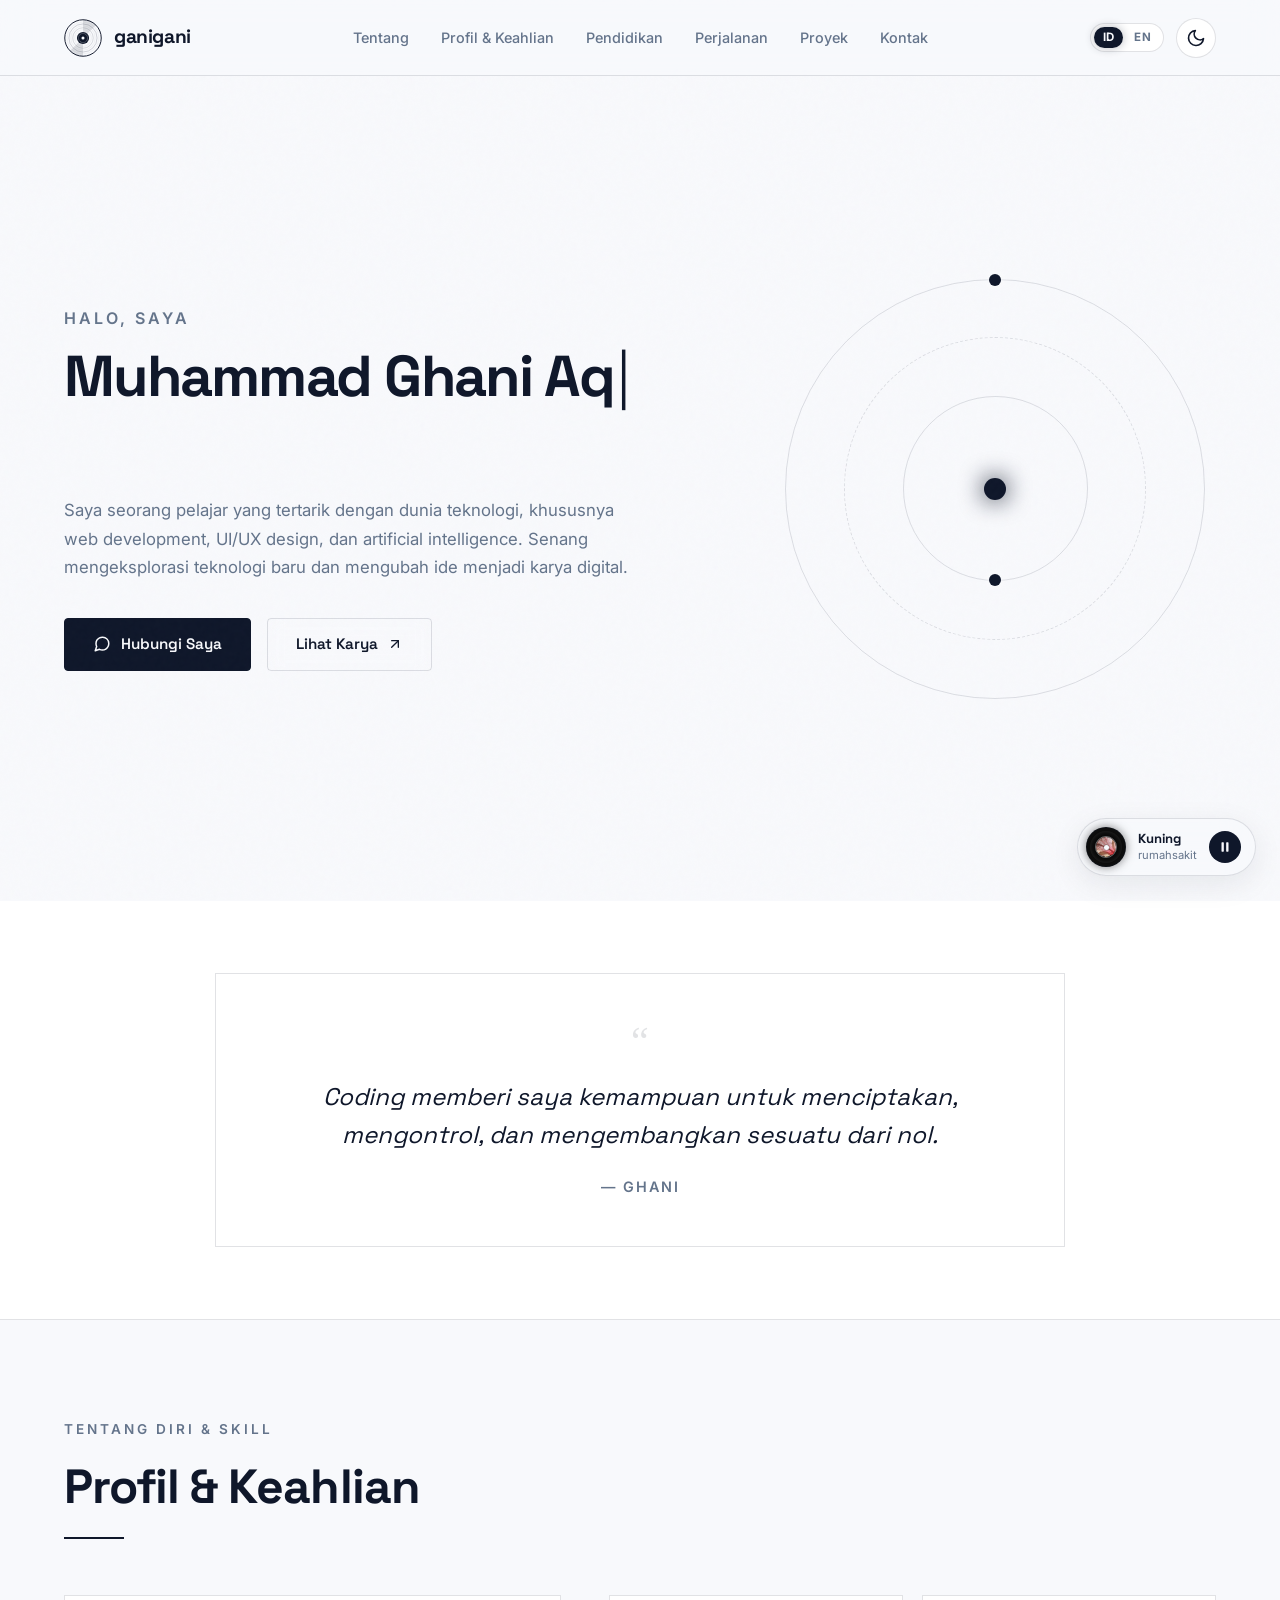
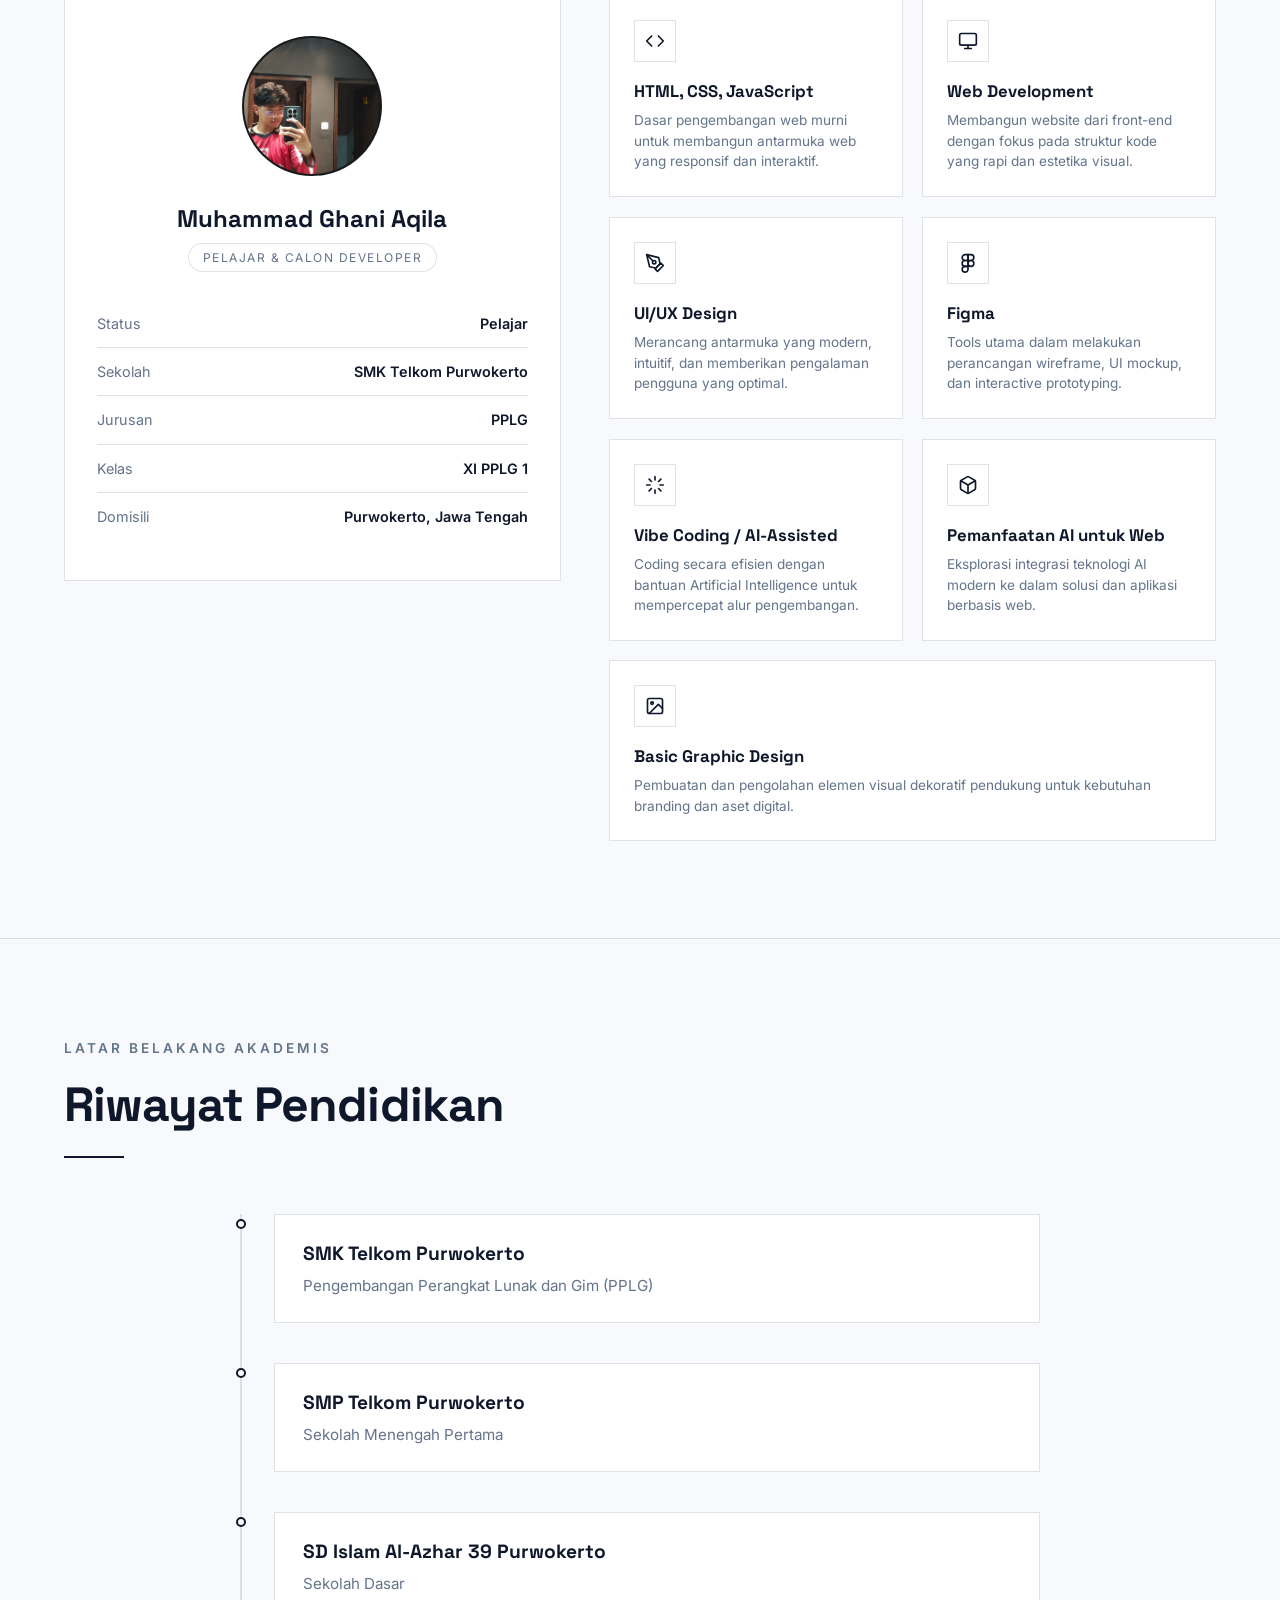
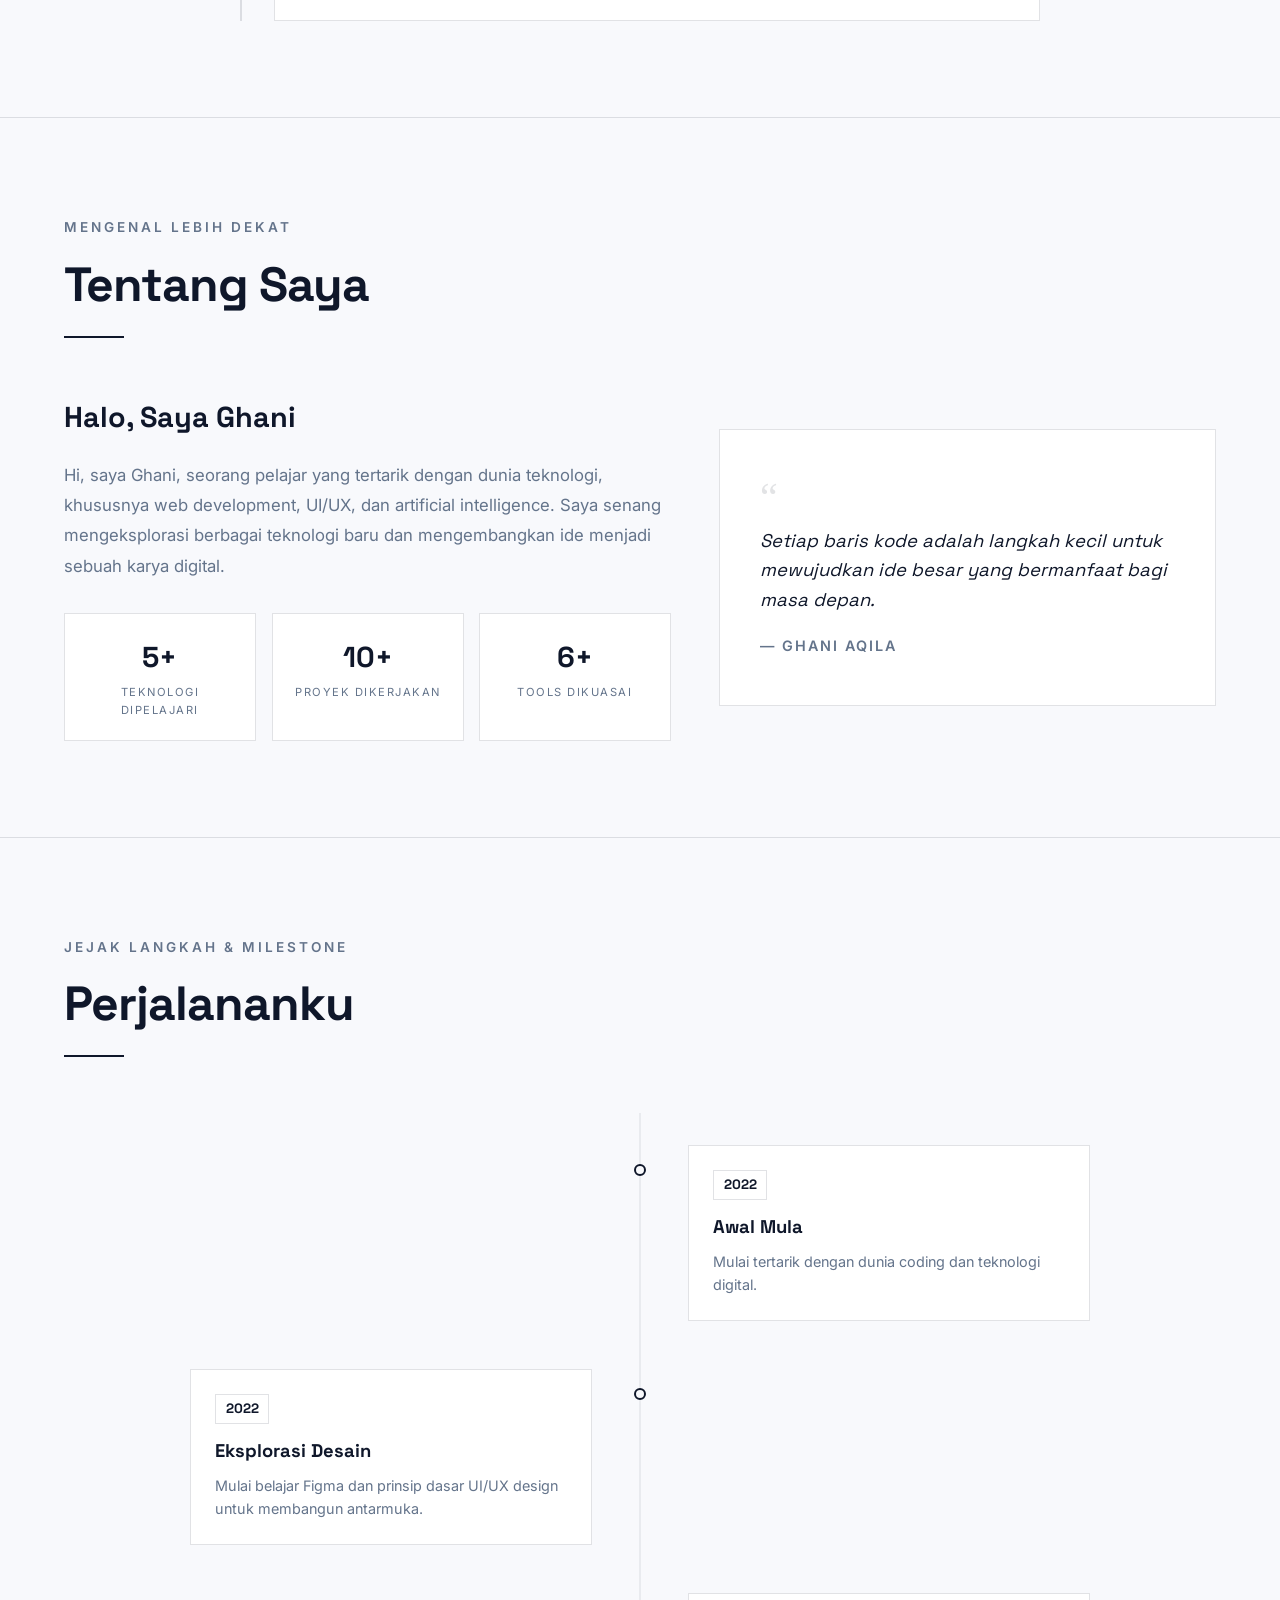
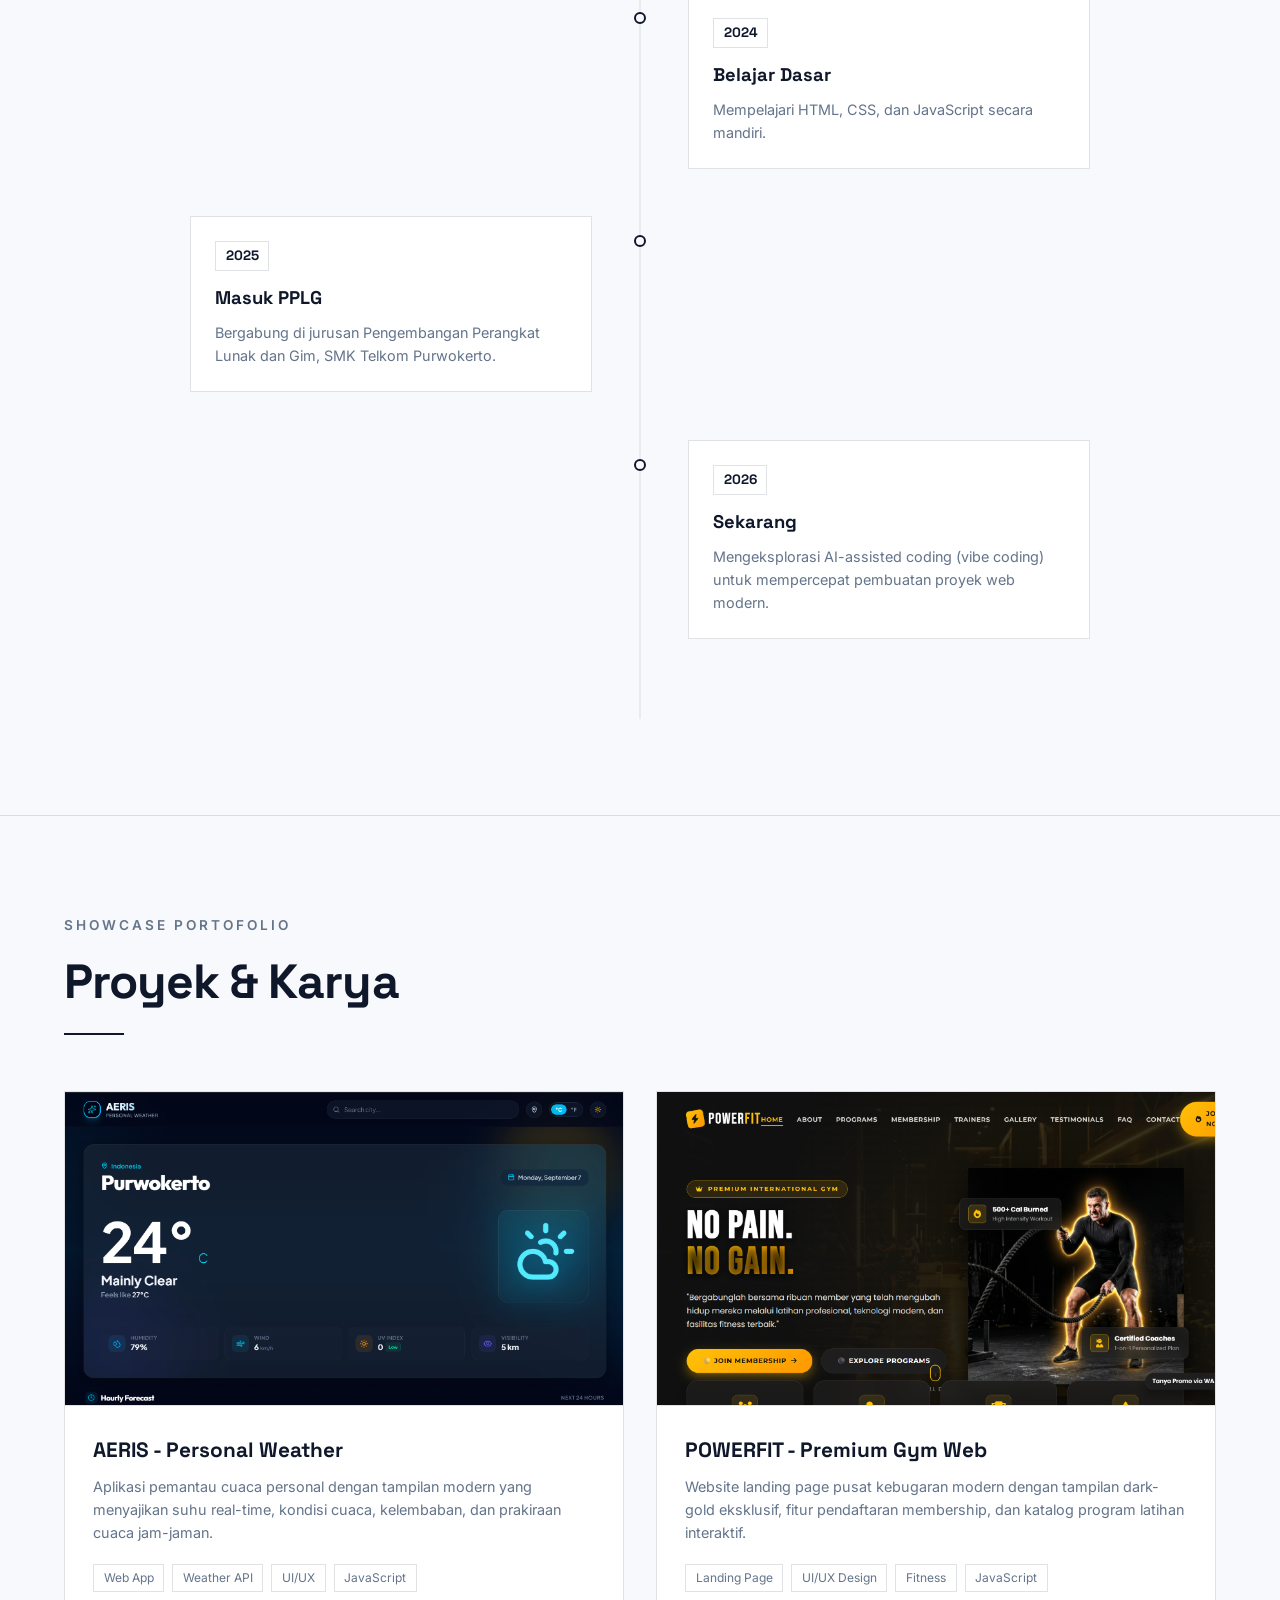
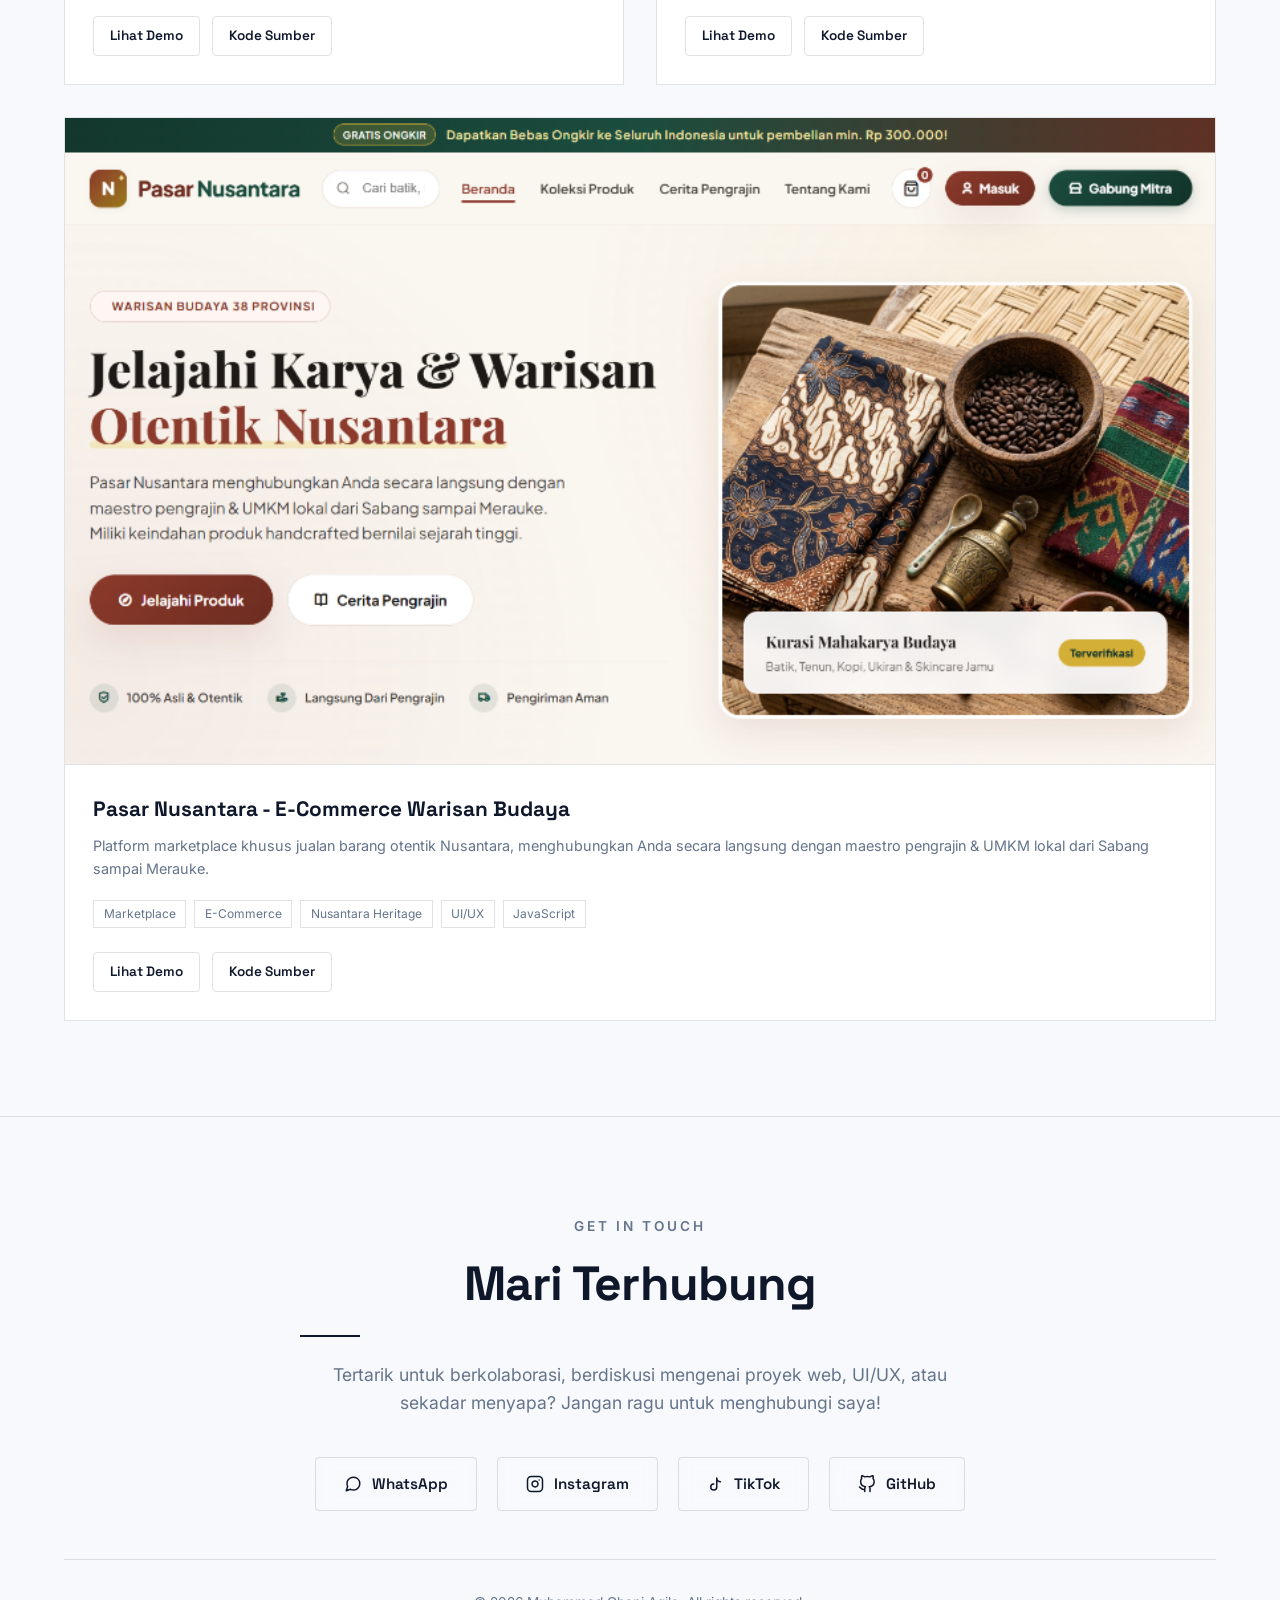
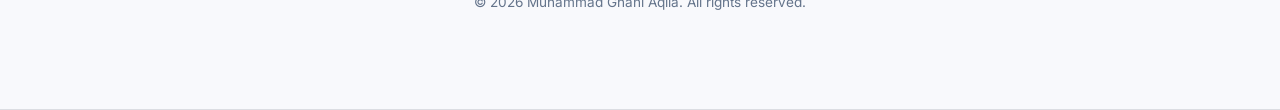
<file: index.html>
<!DOCTYPE html>
<html lang="id">

<head>
  <meta charset="UTF-8">
  <meta name="viewport" content="width=device-width, initial-scale=1.0">
  <meta name="color-scheme" content="dark light">
  <meta name="description"
    content="Portofolio Muhammad Ghani Aqila - Pelajar SMK Telkom Purwokerto, Web Developer, UI/UX Enthusiast, dan AI Explorer.">
  <meta name="author" content="Muhammad Ghani Aqila">
  <title>ganigani | Portfolio</title>

  <!-- Anti-FOUC Theme & Language Script -->
  <script>
    (function () {
      const t = localStorage.getItem('portfolio_theme') || (window.matchMedia('(prefers-color-scheme: dark)').matches ? 'dark' : 'light');
      document.documentElement.setAttribute('data-theme', t);

      const l = localStorage.getItem('portfolio_lang') || 'id';
      document.documentElement.setAttribute('lang', l);
    })();
  </script>

  <!-- CSS Stylesheet -->
  <link rel="stylesheet" href="css/style.css">
  <link rel="icon" href="./assets/images/melet.jpe">
</head>

<body>

  <!-- BACKGROUND NOISE OVERLAY -->
  <div class="noise-overlay" aria-hidden="true"></div>

  <!-- ==========================================
       1. LOADING SCREEN (INTRO)
       ========================================== -->
  <div id="loading-screen">
    <div class="turntable-animation-wrapper">
      <svg class="turntable-svg" viewBox="0 0 200 200" width="160" height="160"
        aria-label="Turntable Vinyl Loading Animation">
        <defs>
          <filter id="vinylGlow" x="-20%" y="-20%" width="140%" height="140%">
            <feDropShadow dx="0" dy="4" stdDeviation="6" flood-color="rgba(255, 255, 255, 0.25)" />
          </filter>
        </defs>

        <!-- 1. Turntable Base Deck -->
        <rect x="15" y="15" width="170" height="170" rx="16" fill="var(--color-bg-alt)" stroke="var(--color-border)"
          stroke-width="2" />
        <!-- Accent Buttons -->
        <circle cx="34" cy="166" r="6" fill="none" stroke="var(--color-border-glow)" stroke-width="1.5" />
        <circle cx="34" cy="166" r="2.5" fill="var(--color-text)" />
        <rect x="154" y="125" width="12" height="34" rx="3" fill="none" stroke="var(--color-border)" stroke-width="1" />
        <line x1="160" y1="130" x2="160" y2="154" stroke="var(--color-text-muted)" stroke-width="1" />
        <rect x="157" y="138" width="6" height="5" rx="1" fill="var(--color-text)" />

        <!-- 2. Turntable Platter Outer Ring -->
        <circle cx="90" cy="95" r="64" fill="none" stroke="var(--color-border)" stroke-width="1.5"
          stroke-dasharray="4 3" />

        <!-- 3. VINYL RECORD (Animates dropping from top into turntable spindle) -->
        <g class="vinyl-group">
          <circle cx="90" cy="95" r="58" fill="#0a0a0a" stroke="var(--color-text)" stroke-width="1.5"
            filter="url(#vinylGlow)" />
          <circle cx="90" cy="95" r="50" fill="none" stroke="rgba(255, 255, 255, 0.15)" stroke-width="1" />
          <circle cx="90" cy="95" r="42" fill="none" stroke="rgba(255, 255, 255, 0.25)" stroke-width="1" />
          <circle cx="90" cy="95" r="34" fill="none" stroke="rgba(255, 255, 255, 0.18)" stroke-width="1" />
          <circle cx="90" cy="95" r="26" fill="none" stroke="rgba(255, 255, 255, 0.3)" stroke-width="1" />
          <path d="M90 37 A58 58 0 0 1 131 54 L90 95 Z" fill="rgba(255, 255, 255, 0.08)" />
          <path d="M90 153 A58 58 0 0 1 49 136 L90 95 Z" fill="rgba(255, 255, 255, 0.08)" />
          <circle cx="90" cy="95" r="18" fill="var(--color-text)" />
          <circle cx="90" cy="95" r="14" fill="none" stroke="var(--color-bg)" stroke-width="1" stroke-dasharray="2 1" />
          <circle cx="90" cy="95" r="5" fill="var(--color-bg)" />
        </g>

        <!-- Center Spindle Pin -->
        <circle cx="90" cy="95" r="3" fill="var(--color-text)" />

        <!-- 4. TONEARM (Needle Arm, pivots onto record) -->
        <g class="tonearm-group">
          <circle cx="160" cy="38" r="10" fill="var(--color-bg)" stroke="var(--color-text)" stroke-width="1.5" />
          <circle cx="160" cy="38" r="4" fill="var(--color-text)" />
          <path d="M160 38 L148 72 L116 82" fill="none" stroke="var(--color-text)" stroke-width="2.5"
            stroke-linecap="round" stroke-linejoin="round" />
          <rect x="108" y="78" width="10" height="8" rx="1.5" fill="var(--color-text)" transform="rotate(15 113 82)" />
          <circle cx="110" cy="85" r="1.5" fill="#ffffff" />
        </g>
      </svg>

      <div class="sound-wave-ring ring-1"></div>
      <div class="sound-wave-ring ring-2"></div>
    </div>

    <div class="loader-text">
      <p data-i18n="loader.welcome">Welcome To My</p>
      <h2 data-i18n="loader.title">PORTFOLIO WEBSITE</h2>
    </div>

    <div class="loader-progress-bar">
      <div class="loader-progress-fill"></div>
    </div>
  </div>


  <!-- ==========================================
       2. NAVBAR (STICKY TOP)
       ========================================== -->
  <header class="navbar">
    <div class="container nav-container">
      <a href="#" class="nav-logo">
        <div class="logo-vinyl-icon">
          <svg viewBox="0 0 100 100" width="38" height="38" aria-label="Vinyl Record Logo">
            <circle cx="50" cy="50" r="48" fill="var(--color-bg)" stroke="var(--color-text)" stroke-width="2.5" />
            <circle cx="50" cy="50" r="42" fill="none" stroke="var(--color-border)" stroke-width="1" />
            <circle cx="50" cy="50" r="37" fill="none" stroke="var(--color-border-glow)" stroke-width="1.5" />
            <circle cx="50" cy="50" r="32" fill="none" stroke="var(--color-border)" stroke-width="1" />
            <circle cx="50" cy="50" r="27" fill="none" stroke="var(--color-border-glow)" stroke-width="1.2" />
            <circle cx="50" cy="50" r="22" fill="none" stroke="var(--color-border)" stroke-width="1" />
            <path d="M50 2 A48 48 0 0 1 85 15 L50 50 Z" fill="var(--color-border)" />
            <path d="M50 98 A48 48 0 0 1 15 85 L50 50 Z" fill="var(--color-border)" />
            <circle cx="50" cy="50" r="16" fill="var(--color-text)" />
            <circle cx="50" cy="50" r="12" fill="none" stroke="var(--color-bg)" stroke-width="1"
              stroke-dasharray="2 1" />
            <circle cx="50" cy="50" r="4" fill="var(--color-bg)" />
          </svg>
        </div>
        <span class="logo-text">ganigani</span>
      </a>

      <ul class="nav-links" id="nav-links">
        <li><a href="#tentang" class="nav-link" data-i18n="nav.about">Tentang</a></li>
        <li><a href="#profil" class="nav-link" data-i18n="nav.skills">Profil & Keahlian</a></li>
        <li><a href="#pendidikan" class="nav-link" data-i18n="nav.education">Pendidikan</a></li>
        <li><a href="#perjalanan" class="nav-link" data-i18n="nav.journey">Perjalanan</a></li>
        <li><a href="#proyek" class="nav-link" data-i18n="nav.projects">Proyek</a></li>
        <li><a href="#kontak" class="nav-link" data-i18n="nav.contact">Kontak</a></li>
      </ul>

      <div class="nav-actions">
        <!-- Language Switcher Pill (ID / EN) -->
        <div class="lang-switcher" id="lang-switcher" title="Pilih Bahasa / Language">
          <button class="lang-btn active" data-lang="id" aria-pressed="true">ID</button>
          <button class="lang-btn" data-lang="en" aria-pressed="false">EN</button>
        </div>

        <button class="theme-toggle-btn" id="theme-toggle-btn" aria-label="Beralih Tema">
          <!-- Sun Icon (Gelap -> Terang) -->
          <svg class="icon-sun" width="20" height="20" viewBox="0 0 24 24" fill="none" stroke="currentColor"
            stroke-width="2" stroke-linecap="round" stroke-linejoin="round">
            <circle cx="12" cy="12" r="5"></circle>
            <line x1="12" y1="1" x2="12" y2="3"></line>
            <line x1="12" y1="21" x2="12" y2="23"></line>
            <line x1="4.22" y1="4.22" x2="5.64" y2="5.64"></line>
            <line x1="18.36" y1="18.36" x2="19.78" y2="19.78"></line>
            <line x1="1" y1="12" x2="3" y2="12"></line>
            <line x1="21" y1="12" x2="23" y2="12"></line>
            <line x1="4.22" y1="19.78" x2="5.64" y2="18.36"></line>
            <line x1="18.36" y1="5.64" x2="19.78" y2="4.22"></line>
          </svg>
          <!-- Moon Icon (Terang -> Gelap) -->
          <svg class="icon-moon" width="20" height="20" viewBox="0 0 24 24" fill="none" stroke="currentColor"
            stroke-width="2" stroke-linecap="round" stroke-linejoin="round">
            <path d="M21 12.79A9 9 0 1 1 11.21 3 7 7 0 0 0 21 12.79z"></path>
          </svg>
        </button>

        <button class="mobile-toggle" id="mobile-toggle" aria-label="Buka Menu Navigasi">
          <svg width="24" height="24" viewBox="0 0 24 24" fill="none" stroke="currentColor" stroke-width="2"
            stroke-linecap="round" stroke-linejoin="round">
            <line x1="3" y1="12" x2="21" y2="12"></line>
            <line x1="3" y1="6" x2="21" y2="6"></line>
            <line x1="3" y1="18" x2="21" y2="18"></line>
          </svg>
        </button>
      </div>
    </div>
  </header>


  <main>
    <!-- ==========================================
         3. HERO SECTION
         ========================================== -->
    <section class="hero-section" id="hero">
      <div class="container">
        <div class="hero-grid">

          <!-- Hero Left Content -->
          <div class="hero-content reveal">
            <span class="hero-greeting" data-i18n="hero.greeting">Halo, Saya</span>
            <h1 class="hero-title">
              <span id="typewriter" class="typewriter-text"></span><span class="cursor">|</span>
            </h1>

            <p class="hero-description" data-i18n="hero.desc">
              Saya seorang pelajar yang tertarik dengan dunia teknologi, khususnya web development, UI/UX design, dan
              artificial intelligence. Senang mengeksplorasi teknologi baru dan mengubah ide menjadi karya digital.
            </p>

            <div class="hero-cta">
              <a href="https://wa.me/6282138557552" target="_blank" rel="noopener noreferrer" class="btn btn-primary">
                <svg width="18" height="18" viewBox="0 0 24 24" fill="none" stroke="currentColor" stroke-width="2"
                  stroke-linecap="round" stroke-linejoin="round">
                  <path
                    d="M21 11.5a8.38 8.38 0 0 1-.9 3.8 8.5 8.5 0 0 1-7.6 4.7 8.38 8.38 0 0 1-3.8-.9L3 21l1.9-5.7a8.38 8.38 0 0 1-.9-3.8 8.5 8.5 0 0 1 4.7-7.6 8.38 8.38 0 0 1 3.8-.9h.5a8.48 8.48 0 0 1 8 8v.5z">
                  </path>
                </svg>
                <span data-i18n="hero.btn_contact">Hubungi Saya</span>
              </a>

              <a href="#proyek" class="btn btn-outline">
                <span data-i18n="hero.btn_projects">Lihat Karya</span>
                <svg width="16" height="16" viewBox="0 0 24 24" fill="none" stroke="currentColor" stroke-width="2"
                  stroke-linecap="round" stroke-linejoin="round">
                  <line x1="7" y1="17" x2="17" y2="7"></line>
                  <polyline points="7 7 17 7 17 17"></polyline>
                </svg>
              </a>
            </div>
          </div>

          <!-- Hero Right - Monochrome Animated Orbit -->
          <div class="hero-visual reveal delay-2">
            <div class="orbit-container">
              <!-- Outer Orbit Ring -->
              <div class="orbit-circle orbit-1">
                <div class="orbit-satellite"></div>
              </div>
              <!-- Middle Orbit Ring -->
              <div class="orbit-circle orbit-2"></div>
              <!-- Inner Orbit Ring -->
              <div class="orbit-circle orbit-3">
                <div class="orbit-satellite" style="top: auto; bottom: -6px;"></div>
              </div>
              <!-- Core Dot -->
              <div class="orbit-center-dot"></div>
            </div>
          </div>

        </div>
      </div>
    </section>


    <!-- ==========================================
         4. QUOTE SECTION
         ========================================== -->
    <section class="quote-section section">
      <div class="container">
        <div class="quote-card reveal">
          <div class="quote-icon">“</div>
          <p class="quote-text" data-i18n="quote.text">
            Coding memberi saya kemampuan untuk menciptakan, mengontrol, dan mengembangkan sesuatu dari nol.
          </p>
          <div class="quote-author">— Ghani</div>
        </div>
      </div>
    </section>


    <!-- ==========================================
         5. PROFIL & KEAHLIAN
         ========================================== -->
    <section class="section" id="profil">
      <div class="container">

        <div class="section-title-wrapper reveal">
          <span class="section-subtitle" data-i18n="profile.subtitle">Tentang Diri & Skill</span>
          <h2 class="section-title" data-i18n="profile.title">Profil & Keahlian</h2>
        </div>

        <div class="profile-skills-grid">

          <!-- Left Column: Profile Card -->
          <div class="profile-card reveal delay-1">
            <div class="profile-avatar-wrapper">
              <img class="profile-avatar" src="assets/images/profile.jpg" alt="Muhammad Ghani Aqila">
            </div>

            <h3 class="profile-name">Muhammad Ghani Aqila</h3>
            <span class="profile-badge" data-i18n="profile.badge">Pelajar & Calon Developer</span>

            <ul class="profile-info-list">
              <li class="profile-info-item">
                <span class="info-label" data-i18n="profile.status_label">Status</span>
                <span class="info-value" data-i18n="profile.status_val">Pelajar</span>
              </li>
              <li class="profile-info-item">
                <span class="info-label" data-i18n="profile.school_label">Sekolah</span>
                <span class="info-value" data-i18n="profile.school_val">SMK Telkom Purwokerto</span>
              </li>
              <li class="profile-info-item">
                <span class="info-label" data-i18n="profile.major_label">Jurusan</span>
                <span class="info-value" data-i18n="profile.major_val">PPLG</span>
              </li>
              <li class="profile-info-item">
                <span class="info-label" data-i18n="profile.class_label">Kelas</span>
                <span class="info-value" data-i18n="profile.class_val">XI PPLG 1</span>
              </li>
              <li class="profile-info-item">
                <span class="info-label" data-i18n="profile.domicile_label">Domisili</span>
                <span class="info-value" data-i18n="profile.domicile_val">Purwokerto, Jawa Tengah</span>
              </li>
            </ul>
          </div>

          <!-- Right Column: Skills Grid -->
          <div class="skills-grid">

            <!-- Skill 1 -->
            <div class="skill-card reveal delay-1">
              <div class="skill-icon-box">
                <svg width="20" height="20" viewBox="0 0 24 24" fill="none" stroke="currentColor" stroke-width="2"
                  stroke-linecap="round" stroke-linejoin="round">
                  <polyline points="16 18 22 12 16 6"></polyline>
                  <polyline points="8 6 2 12 8 18"></polyline>
                </svg>
              </div>
              <h4 class="skill-title">HTML, CSS, JavaScript</h4>
              <p class="skill-desc" data-i18n="skill.1_desc">Dasar pengembangan web murni untuk membangun antarmuka web yang responsif dan interaktif.</p>
            </div>

            <!-- Skill 2 -->
            <div class="skill-card reveal delay-2">
              <div class="skill-icon-box">
                <svg width="20" height="20" viewBox="0 0 24 24" fill="none" stroke="currentColor" stroke-width="2"
                  stroke-linecap="round" stroke-linejoin="round">
                  <rect x="2" y="3" width="20" height="14" rx="2" ry="2"></rect>
                  <line x1="8" y1="21" x2="16" y2="21"></line>
                  <line x1="12" y1="17" x2="12" y2="21"></line>
                </svg>
              </div>
              <h4 class="skill-title">Web Development</h4>
              <p class="skill-desc" data-i18n="skill.2_desc">Membangun website dari front-end dengan fokus pada struktur kode yang rapi dan estetika visual.</p>
            </div>

            <!-- Skill 3 -->
            <div class="skill-card reveal delay-1">
              <div class="skill-icon-box">
                <svg width="20" height="20" viewBox="0 0 24 24" fill="none" stroke="currentColor" stroke-width="2"
                  stroke-linecap="round" stroke-linejoin="round">
                  <path d="M12 19l7-7 3 3-7 7-3-3z"></path>
                  <path d="M18 13l-1.5-7.5L2 2l3.5 14.5L13 18l5-5z"></path>
                  <path d="M2 2l7.586 7.586"></path>
                  <circle cx="11" cy="11" r="2"></circle>
                </svg>
              </div>
              <h4 class="skill-title">UI/UX Design</h4>
              <p class="skill-desc" data-i18n="skill.3_desc">Merancang antarmuka yang modern, intuitif, dan memberikan pengalaman pengguna yang optimal.</p>
            </div>

            <!-- Skill 4 -->
            <div class="skill-card reveal delay-2">
              <div class="skill-icon-box">
                <svg width="20" height="20" viewBox="0 0 24 24" fill="none" stroke="currentColor" stroke-width="2"
                  stroke-linecap="round" stroke-linejoin="round">
                  <path d="M5 5.5A3.5 3.5 0 0 1 8.5 2H12v7H8.5A3.5 3.5 0 0 1 5 5.5z"></path>
                  <path d="M12 2h3.5a3.5 3.5 0 1 1 0 7H12V2z"></path>
                  <path d="M12 12.5a3.5 3.5 0 1 1 7 0 3.5 3.5 0 1 1-7 0z"></path>
                  <path d="M5 19.5A3.5 3.5 0 0 1 8.5 16H12v3.5a3.5 3.5 0 1 1-7 0z"></path>
                  <path d="M5 12.5A3.5 3.5 0 0 1 8.5 9H12v7H8.5A3.5 3.5 0 0 1 5 12.5z"></path>
                </svg>
              </div>
              <h4 class="skill-title">Figma</h4>
              <p class="skill-desc" data-i18n="skill.4_desc">Tools utama dalam melakukan perancangan wireframe, UI mockup, dan interactive prototyping.</p>
            </div>

            <!-- Skill 5 -->
            <div class="skill-card reveal delay-1">
              <div class="skill-icon-box">
                <svg width="20" height="20" viewBox="0 0 24 24" fill="none" stroke="currentColor" stroke-width="2"
                  stroke-linecap="round" stroke-linejoin="round">
                  <path
                    d="M12 2v4M12 18v4M4.93 4.93l2.83 2.83M16.24 16.24l2.83 2.83M2 12h4M18 12h4M4.93 19.07l2.83-2.83M16.24 7.76l2.83-2.83">
                  </path>
                </svg>
              </div>
              <h4 class="skill-title">Vibe Coding / AI-Assisted</h4>
              <p class="skill-desc" data-i18n="skill.5_desc">Coding secara efisien dengan bantuan Artificial Intelligence untuk mempercepat alur pengembangan.</p>
            </div>

            <!-- Skill 6 -->
            <div class="skill-card reveal delay-2">
              <div class="skill-icon-box">
                <svg width="20" height="20" viewBox="0 0 24 24" fill="none" stroke="currentColor" stroke-width="2"
                  stroke-linecap="round" stroke-linejoin="round">
                  <path
                    d="M21 16V8a2 2 0 0 0-1-1.73l-7-4a2 2 0 0 0-2 0l-7 4A2 2 0 0 0 3 8v8a2 2 0 0 0 1 1.73l7 4a2 2 0 0 0 2 0l7-4A2 2 0 0 0 21 16z">
                  </path>
                  <polyline points="3.27 6.96 12 12.01 20.73 6.96"></polyline>
                  <line x1="12" y1="22.08" x2="12" y2="12"></line>
                </svg>
              </div>
              <h4 class="skill-title">Pemanfaatan AI untuk Web</h4>
              <p class="skill-desc" data-i18n="skill.6_desc">Eksplorasi integrasi teknologi AI modern ke dalam solusi dan aplikasi berbasis web.</p>
            </div>

            <!-- Skill 7 -->
            <div class="skill-card reveal delay-1" style="grid-column: span 2;">
              <div class="skill-icon-box">
                <svg width="20" height="20" viewBox="0 0 24 24" fill="none" stroke="currentColor" stroke-width="2"
                  stroke-linecap="round" stroke-linejoin="round">
                  <rect x="3" y="3" width="18" height="18" rx="2" ry="2"></rect>
                  <circle cx="8.5" cy="8.5" r="1.5"></circle>
                  <polyline points="21 15 16 10 5 21"></polyline>
                </svg>
              </div>
              <h4 class="skill-title">Basic Graphic Design</h4>
              <p class="skill-desc" data-i18n="skill.7_desc">Pembuatan dan pengolahan elemen visual dekoratif pendukung untuk kebutuhan branding dan aset digital.</p>
            </div>

          </div>

        </div>

      </div>
    </section>


    <!-- ==========================================
         6. RIWAYAT PENDIDIKAN
         ========================================== -->
    <section class="section" id="pendidikan">
      <div class="container">

        <div class="section-title-wrapper reveal">
          <span class="section-subtitle" data-i18n="edu.subtitle">Latar Belakang Akademis</span>
          <h2 class="section-title" data-i18n="edu.title">Riwayat Pendidikan</h2>
        </div>

        <div class="education-timeline">

          <!-- Item 1: SMK -->
          <div class="edu-item reveal delay-1">
            <div class="edu-dot"></div>
            <div class="edu-card">
              <h3 class="edu-school">SMK Telkom Purwokerto</h3>
              <p class="edu-major" data-i18n="edu.smk_major">Pengembangan Perangkat Lunak dan Gim (PPLG)</p>
            </div>
          </div>

          <!-- Item 2: SMP -->
          <div class="edu-item reveal delay-2">
            <div class="edu-dot"></div>
            <div class="edu-card">
              <h3 class="edu-school">SMP Telkom Purwokerto</h3>
              <p class="edu-major" data-i18n="edu.smp_major">Sekolah Menengah Pertama</p>
            </div>
          </div>

          <!-- Item 3: SD -->
          <div class="edu-item reveal delay-3">
            <div class="edu-dot"></div>
            <div class="edu-card">
              <h3 class="edu-school">SD Islam Al-Azhar 39 Purwokerto</h3>
              <p class="edu-major" data-i18n="edu.sd_major">Sekolah Dasar</p>
            </div>
          </div>

        </div>

      </div>
    </section>


    <!-- ==========================================
         7. TENTANG SAYA
         ========================================== -->
    <section class="section" id="tentang">
      <div class="container">

        <div class="section-title-wrapper reveal">
          <span class="section-subtitle" data-i18n="about.subtitle">Mengenal Lebih Dekat</span>
          <h2 class="section-title" data-i18n="about.title">Tentang Saya</h2>
        </div>

        <div class="about-grid">

          <!-- Left: Narrative & Stats -->
          <div class="about-text-content reveal delay-1">
            <h3 class="about-heading" data-i18n="about.heading">Halo, Saya Ghani</h3>
            <p class="about-paragraph" data-i18n="about.paragraph">
              Hi, saya Ghani, seorang pelajar yang tertarik dengan dunia teknologi, khususnya web development, UI/UX,
              dan artificial intelligence. Saya senang mengeksplorasi berbagai teknologi baru dan mengembangkan ide
              menjadi sebuah karya digital.
            </p>

            <div class="stats-grid">
              <div class="stat-box">
                <div class="stat-number">5+</div>
                <div class="stat-label" data-i18n="about.stat_tech">Teknologi Dipelajari</div>
              </div>

              <div class="stat-box">
                <div class="stat-number">10+</div>
                <div class="stat-label" data-i18n="about.stat_projects">Proyek Dikerjakan</div>
              </div>

              <div class="stat-box">
                <div class="stat-number">6+</div>
                <div class="stat-label" data-i18n="about.stat_tools">Tools Dikuasai</div>
              </div>
            </div>
          </div>

          <!-- Right: Quote / Vision Card -->
          <div class="about-vision-card reveal delay-2">
            <div class="quote-card" style="margin: 0; text-align: left;">
              <div class="quote-icon" style="margin-bottom: 0.5rem;">“</div>
              <p class="quote-text" style="font-size: 1.15rem;" data-i18n="about.quote">
                Setiap baris kode adalah langkah kecil untuk mewujudkan ide besar yang bermanfaat bagi masa depan.
              </p>
              <div class="quote-author" style="margin-top: 1rem;">— Ghani Aqila</div>
            </div>
          </div>

        </div>

      </div>
    </section>


    <!-- ==========================================
         8. PERJALANAN (TIMELINE)
         ========================================== -->
    <section class="section" id="perjalanan">
      <div class="container">

        <div class="section-title-wrapper reveal">
          <span class="section-subtitle" data-i18n="journey.subtitle">Jejak Langkah & Milestone</span>
          <h2 class="section-title" data-i18n="journey.title">Perjalananku</h2>
        </div>

        <div class="journey-timeline-wrapper">
          <div class="journey-center-line"></div>

          <!-- Timeline 1 -->
          <div class="journey-item reveal delay-1">
            <div class="journey-dot"></div>
            <div class="journey-card">
              <span class="journey-year">2022</span>
              <h3 class="journey-title" data-i18n="journey.1_title">Awal Mula</h3>
              <p class="journey-desc" data-i18n="journey.1_desc">Mulai tertarik dengan dunia coding dan teknologi digital.</p>
            </div>
          </div>

          <!-- Timeline 2 -->
          <div class="journey-item reveal delay-1">
            <div class="journey-dot"></div>
            <div class="journey-card">
              <span class="journey-year">2022</span>
              <h3 class="journey-title" data-i18n="journey.2_title">Eksplorasi Desain</h3>
              <p class="journey-desc" data-i18n="journey.2_desc">Mulai belajar Figma dan prinsip dasar UI/UX design untuk membangun antarmuka.</p>
            </div>
          </div>

          <!-- Timeline 3 -->
          <div class="journey-item reveal delay-2">
            <div class="journey-dot"></div>
            <div class="journey-card">
              <span class="journey-year">2024</span>
              <h3 class="journey-title" data-i18n="journey.3_title">Belajar Dasar</h3>
              <p class="journey-desc" data-i18n="journey.3_desc">Mempelajari HTML, CSS, dan JavaScript secara mandiri.</p>
            </div>
          </div>

          <!-- Timeline 4 -->
          <div class="journey-item reveal delay-2">
            <div class="journey-dot"></div>
            <div class="journey-card">
              <span class="journey-year">2025</span>
              <h3 class="journey-title" data-i18n="journey.4_title">Masuk PPLG</h3>
              <p class="journey-desc" data-i18n="journey.4_desc">Bergabung di jurusan Pengembangan Perangkat Lunak dan Gim, SMK Telkom Purwokerto.</p>
            </div>
          </div>

          <!-- Timeline 5 -->
          <div class="journey-item reveal delay-3">
            <div class="journey-dot"></div>
            <div class="journey-card">
              <span class="journey-year">2026</span>
              <h3 class="journey-title" data-i18n="journey.5_title">Sekarang</h3>
              <p class="journey-desc" data-i18n="journey.5_desc">Mengeksplorasi AI-assisted coding (vibe coding) untuk mempercepat pembuatan proyek web modern.</p>
            </div>
          </div>

        </div>

      </div>
    </section>


    <!-- ==========================================
         9. PROYEK / KARYA
         ========================================== -->
    <section class="section" id="proyek">
      <div class="container">

        <div class="section-title-wrapper reveal">
          <span class="section-subtitle" data-i18n="projects.subtitle">Showcase Portofolio</span>
          <h2 class="section-title" data-i18n="projects.title">Proyek & Karya</h2>
        </div>

        <div class="projects-grid">

          <!-- Card Proyek 1 - AERIS Weather -->
          <div class="project-card reveal delay-1">
            <div class="project-thumb">
              <img src="assets/images/project-1.png" alt="AERIS Personal Weather App" class="project-thumb-img">
            </div>
            <div class="project-body">
              <h3 class="project-title">AERIS - Personal Weather</h3>
              <p class="project-desc" data-i18n="projects.1_desc">Aplikasi pemantau cuaca personal dengan tampilan modern yang menyajikan suhu real-time, kondisi cuaca, kelembaban, dan prakiraan cuaca jam-jaman.</p>
              <div class="project-tags">
                <span class="tag">Web App</span>
                <span class="tag">Weather API</span>
                <span class="tag">UI/UX</span>
                <span class="tag">JavaScript</span>
              </div>
              <div class="project-actions">
                <a href="#" class="btn btn-outline btn-sm" data-i18n="projects.btn_demo">Lihat Demo</a>
                <a href="#" class="btn btn-outline btn-sm" data-i18n="projects.btn_code">Kode Sumber</a>
              </div>
            </div>
          </div>

          <!-- Card Proyek 2 - POWERFIT Gym -->
          <div class="project-card reveal delay-2">
            <div class="project-thumb">
              <img src="assets/images/project-2.png" alt="POWERFIT Gym Landing Page" class="project-thumb-img">
            </div>
            <div class="project-body">
              <h3 class="project-title">POWERFIT - Premium Gym Web</h3>
              <p class="project-desc" data-i18n="projects.2_desc">Website landing page pusat kebugaran modern dengan tampilan dark-gold eksklusif, fitur pendaftaran membership, dan katalog program latihan interaktif.</p>
              <div class="project-tags">
                <span class="tag">Landing Page</span>
                <span class="tag">UI/UX Design</span>
                <span class="tag">Fitness</span>
                <span class="tag">JavaScript</span>
              </div>
              <div class="project-actions">
                <a href="#" class="btn btn-outline btn-sm" data-i18n="projects.btn_demo">Lihat Demo</a>
                <a href="#" class="btn btn-outline btn-sm" data-i18n="projects.btn_code">Kode Sumber</a>
              </div>
            </div>
          </div>

          <!-- Card Proyek 3 - Pasar Nusantara Marketplace -->
          <div class="project-card reveal delay-1" style="grid-column: span 2;">
            <div class="project-thumb">
              <img src="assets/images/project-3.png" alt="Pasar Nusantara - Marketplace Warisan Budaya" class="project-thumb-img">
            </div>
            <div class="project-body">
              <h3 class="project-title">Pasar Nusantara - E-Commerce Warisan Budaya</h3>
              <p class="project-desc" data-i18n="projects.3_desc">Platform marketplace khusus jualan barang otentik Nusantara, menghubungkan Anda secara langsung dengan maestro pengrajin & UMKM lokal dari Sabang sampai Merauke.</p>
              <div class="project-tags">
                <span class="tag">Marketplace</span>
                <span class="tag">E-Commerce</span>
                <span class="tag">Nusantara Heritage</span>
                <span class="tag">UI/UX</span>
                <span class="tag">JavaScript</span>
              </div>
              <div class="project-actions">
                <a href="pasar-nusantara.html" class="btn btn-outline btn-sm" data-i18n="projects.btn_demo">Lihat Demo</a>
                <a href="https://github.com/MuhammadGhaniAqila/Website-Monokrom" target="_blank" rel="noopener noreferrer" class="btn btn-outline btn-sm" data-i18n="projects.btn_code">Kode Sumber</a>
              </div>
            </div>
          </div>

        </div>

      </div>
    </section>


    <!-- ==========================================
         10. KONTAK / FOOTER
         ========================================== -->
    <section class="contact-section section" id="kontak">
      <div class="container">
        <div class="contact-box reveal">
          <span class="section-subtitle" data-i18n="contact.subtitle">Get In Touch</span>
          <h2 class="section-title" style="margin-bottom: 1.5rem;" data-i18n="contact.title">Mari Terhubung</h2>

          <p class="contact-desc" data-i18n="contact.desc">
            Tertarik untuk berkolaborasi, berdiskusi mengenai proyek web, UI/UX, atau sekadar menyapa? Jangan ragu untuk
            menghubungi saya!
          </p>

          <div class="social-links">
            <a href="https://wa.me/6282138557552" target="_blank" rel="noopener noreferrer" class="btn btn-outline">
              <svg width="18" height="18" viewBox="0 0 24 24" fill="none" stroke="currentColor" stroke-width="2"
                stroke-linecap="round" stroke-linejoin="round">
                <path
                  d="M21 11.5a8.38 8.38 0 0 1-.9 3.8 8.5 8.5 0 0 1-7.6 4.7 8.38 8.38 0 0 1-3.8-.9L3 21l1.9-5.7a8.38 8.38 0 0 1-.9-3.8 8.5 8.5 0 0 1 4.7-7.6 8.38 8.38 0 0 1 3.8-.9h.5a8.48 8.48 0 0 1 8 8v.5z">
                </path>
              </svg>
              WhatsApp
            </a>

            <a href="https://instagram.com/ghani_aqilaaa" target="_blank" rel="noopener noreferrer"
              class="btn btn-outline">
              <svg width="18" height="18" viewBox="0 0 24 24" fill="none" stroke="currentColor" stroke-width="2"
                stroke-linecap="round" stroke-linejoin="round">
                <rect x="2" y="2" width="20" height="20" rx="5" ry="5"></rect>
                <path d="M16 11.37A4 4 0 1 1 12.63 8 4 4 0 0 1 16 11.37z"></path>
                <line x1="17.5" y1="6.5" x2="17.51" y2="6.5"></line>
              </svg>
              Instagram
            </a>

            <a href="https://tiktok.com/@ganigani2112" target="_blank" rel="noopener noreferrer"
              class="btn btn-outline">
              <svg width="18" height="18" viewBox="0 0 24 24" fill="none" stroke="currentColor" stroke-width="2"
                stroke-linecap="round" stroke-linejoin="round">
                <path d="M9 12a4 4 0 1 0 4 4V4a5 5 0 0 0 5 5"></path>
              </svg>
              TikTok
            </a>

            <a href="https://github.com/MuhammadGhaniAqila" target="_blank" rel="noopener noreferrer"
              class="btn btn-outline">
              <svg width="18" height="18" viewBox="0 0 24 24" fill="none" stroke="currentColor" stroke-width="2"
                stroke-linecap="round" stroke-linejoin="round">
                <path
                  d="M9 19c-5 1.5-5-2.5-7-3m14 6v-3.87a3.37 3.37 0 0 0-.94-2.61c3.14-.35 6.44-1.54 6.44-7A5.44 5.44 0 0 0 20 4.77 5.07 5.07 0 0 0 19.91 1S18.73.65 16 2.48a13.38 13.38 0 0 0-7 0C6.27.65 5.09 1 5.09 1A5.07 5.07 0 0 0 5 4.77a5.44 5.44 0 0 0-1.5 3.78c0 5.42 3.3 6.61 6.44 7A3.37 3.37 0 0 0 9 18.13V22">
                </path>
              </svg>
              GitHub
            </a>
          </div>
        </div>

        <div class="footer-bottom">
          <p>© 2026 Muhammad Ghani Aqila. All rights reserved.</p>
        </div>

      </div>
    </section>
  </main>

  <!-- ==========================================
       FLOATING MUSIC PLAYER WIDGET (BOTTOM RIGHT)
       ========================================== -->
  <div class="music-player-widget" id="music-player-widget" aria-label="Pemutar Musik Latar Belakang">
    <audio id="bg-audio" loop src="assets/audio/Kuning.mp3" autoplay preload="auto"></audio>

    <div class="music-player-content">
      <div class="widget-vinyl-wrapper" id="widget-vinyl-wrapper" title="Kuning - rumahsakit">
        <div class="widget-vinyl-record">
          <div class="vinyl-groove-ring"></div>
          <img src="assets/images/rumahsakit-kuning.jpg" alt="Kuning - rumahsakit" class="widget-album-art">
          <div class="vinyl-center-pin"></div>
        </div>
      </div>

      <div class="widget-song-info">
        <span class="widget-song-title" id="widget-song-title">Kuning</span>
        <span class="widget-song-status" id="widget-song-status">rumahsakit</span>
      </div>

      <button class="widget-play-btn" id="widget-play-btn" aria-label="Putar / Jeda Musik">
        <!-- Play Icon (▶) -->
        <svg class="icon-play" width="14" height="14" viewBox="0 0 24 24" fill="currentColor">
          <polygon points="5 3 19 12 5 21 5 3"></polygon>
        </svg>
        <!-- Pause Icon (❚❚) -->
        <svg class="icon-pause" width="14" height="14" viewBox="0 0 24 24" fill="currentColor">
          <rect x="6" y="4" width="4" height="16" rx="1"></rect>
          <rect x="14" y="4" width="4" height="16" rx="1"></rect>
        </svg>
      </button>
    </div>
  </div>

  <!-- JavaScript Files -->
  <script src="js/i18n.js"></script>
  <script src="js/theme.js"></script>
  <script src="js/script.js"></script>
</body>

</html>
</file>
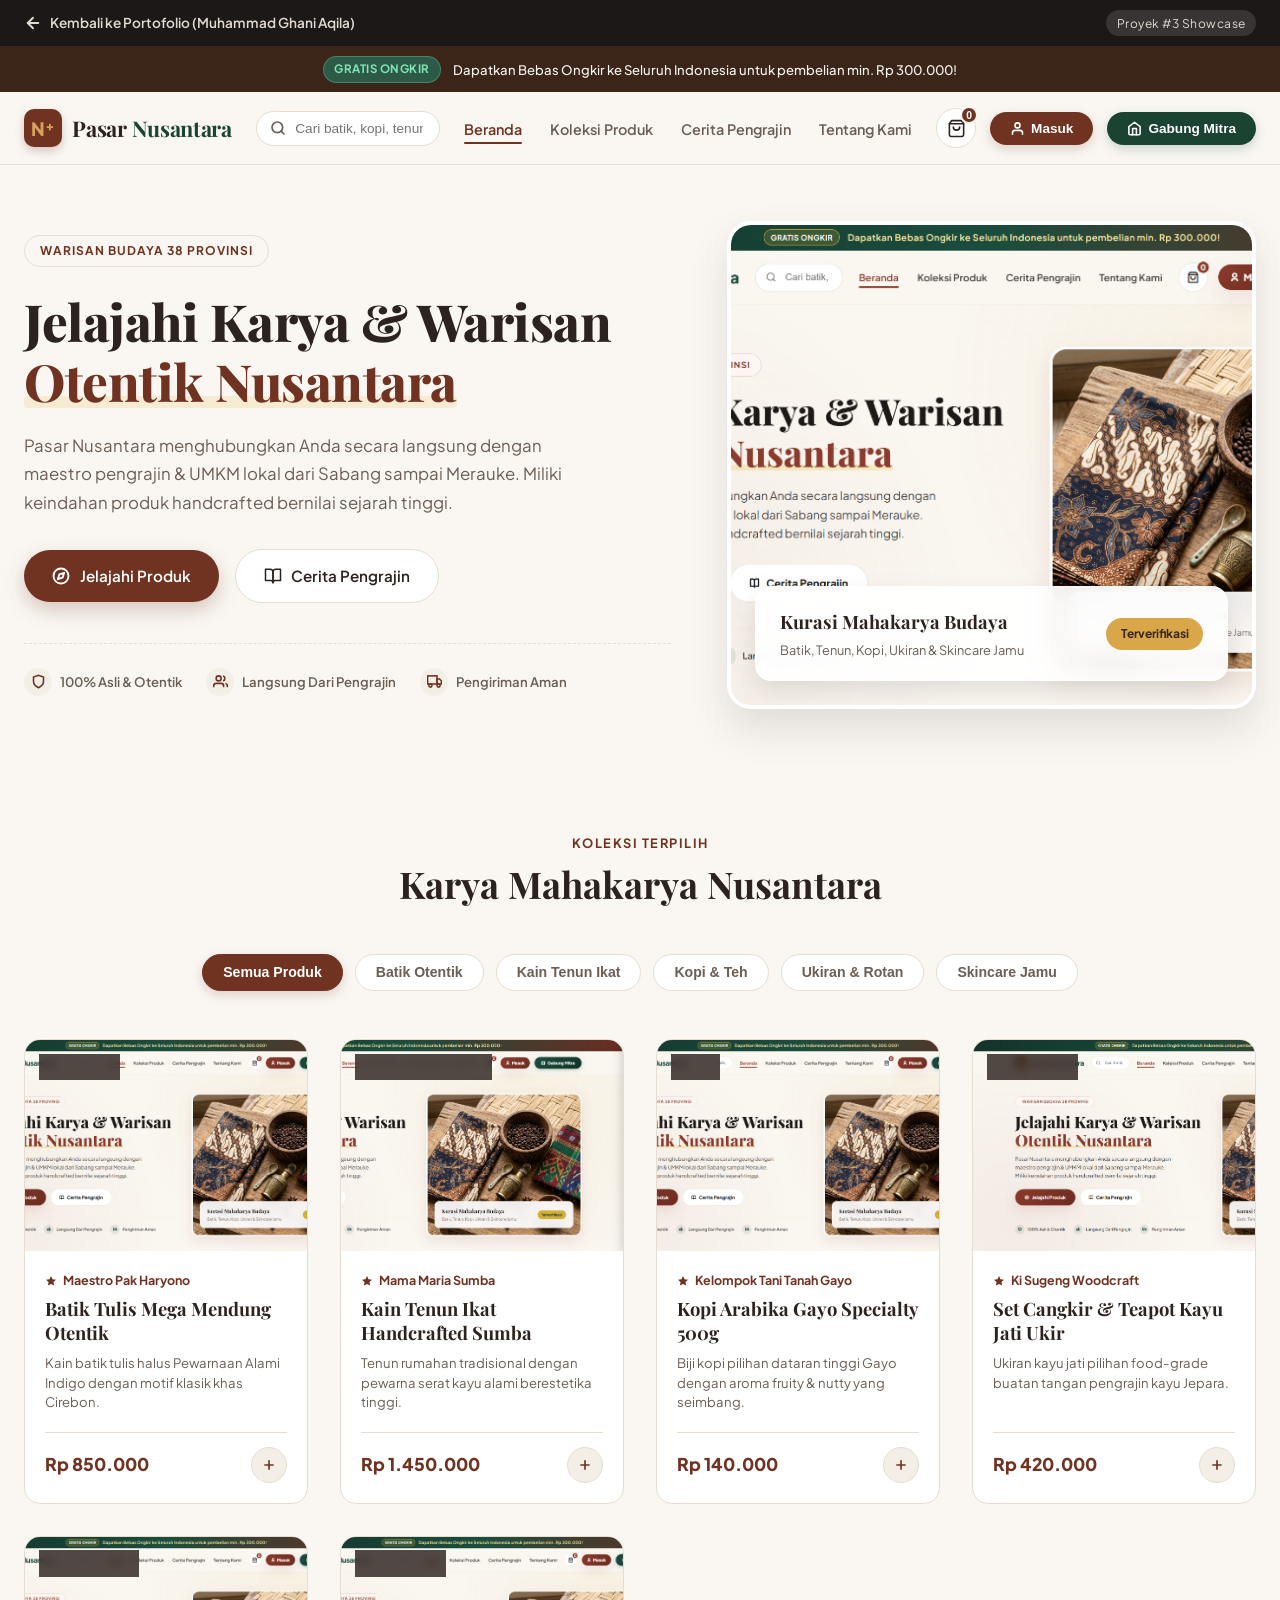
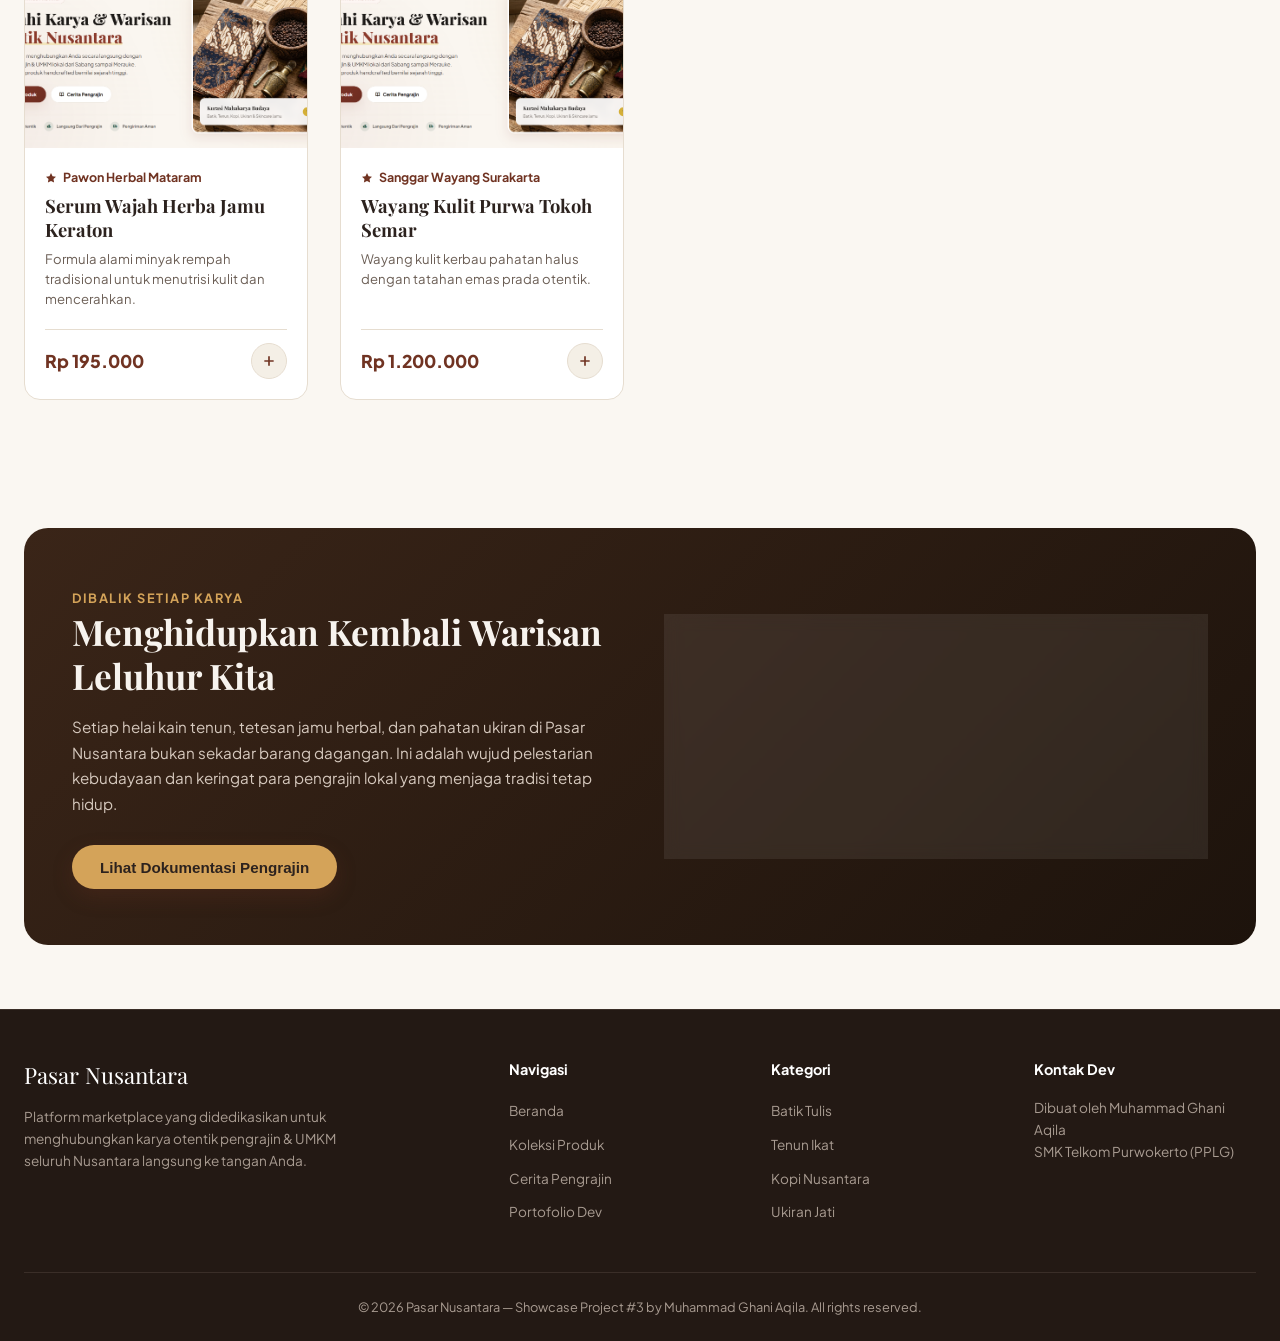
<file: pasar-nusantara.html>
<!DOCTYPE html>
<html lang="id">

<head>
  <meta charset="UTF-8">
  <meta name="viewport" content="width=device-width, initial-scale=1.0">
  <meta name="description" content="Pasar Nusantara - Platform Marketplace Khusus Jualan Barang & Warisan Otentik Nusantara dari Sabang sampai Merauke.">
  <title>Pasar Nusantara | E-Commerce Warisan Budaya 38 Provinsi</title>

  <!-- Google Fonts: Playfair Display for Serif Elegance & Plus Jakarta Sans for UI -->
  <link rel="preconnect" href="https://fonts.googleapis.com">
  <link rel="preconnect" href="https://fonts.gstatic.com" crossorigin>
  <link href="https://fonts.googleapis.com/css2?family=Playfair+Display:ital,wght@0,600;0,700;0,800;1,600&family=Plus+Jakarta+Sans:wght@400;500;600;700&display=swap" rel="stylesheet">

  <style>
    /* ==========================================================================
       PASAR NUSANTARA - DESIGN SYSTEM & STYLES
       ========================================================================== */
    :root {
      --bg-cream: #FAF7F2;
      --bg-card: #FFFFFF;
      --bg-alt: #F4EFE6;
      --bg-topbar: #3A2518;
      
      --text-main: #2C221E;
      --text-muted: #6B5E55;
      --text-light: #F7F3EE;

      --brand-brown: #703322;
      --brand-brown-dark: #522316;
      --brand-green: #1B4332;
      --brand-green-hover: #123023;
      --accent-gold: #D4A359;
      --accent-gold-light: #F7EBD3;
      
      --border-color: #E6DDD0;
      --radius-sm: 8px;
      --radius-md: 16px;
      --radius-lg: 24px;
      --radius-pill: 999px;
      
      --shadow-sm: 0 4px 12px rgba(44, 34, 30, 0.04);
      --shadow-md: 0 10px 30px rgba(44, 34, 30, 0.08);
      --shadow-lg: 0 20px 40px rgba(44, 34, 30, 0.12);

      --font-serif: 'Playfair Display', Georgia, serif;
      --font-sans: 'Plus Jakarta Sans', -apple-system, BlinkMacSystemFont, sans-serif;
    }

    * {
      margin: 0;
      padding: 0;
      box-sizing: border-box;
    }

    body {
      font-family: var(--font-sans);
      background-color: var(--bg-cream);
      color: var(--text-main);
      line-height: 1.6;
      overflow-x: hidden;
    }

    /* --- PORTFOLIO BACK BAR --- */
    .portfolio-back-bar {
      background: #1B1817;
      color: #E2D9D2;
      padding: 0.65rem 1.5rem;
      display: flex;
      align-items: center;
      justify-content: space-between;
      font-size: 0.85rem;
      z-index: 1000;
      position: relative;
    }

    .portfolio-back-link {
      color: #E2D9D2;
      text-decoration: none;
      display: inline-flex;
      align-items: center;
      gap: 0.5rem;
      font-weight: 600;
      transition: color 0.2s ease;
    }

    .portfolio-back-link:hover {
      color: var(--accent-gold);
    }

    .portfolio-badge {
      background: rgba(255, 255, 255, 0.12);
      padding: 0.2rem 0.65rem;
      border-radius: var(--radius-pill);
      font-size: 0.75rem;
      letter-spacing: 0.5px;
    }

    /* --- TOP ANNOUNCEMENT BANNER --- */
    .top-banner {
      background-color: var(--bg-topbar);
      color: var(--text-light);
      text-align: center;
      padding: 0.6rem 1rem;
      font-size: 0.82rem;
      font-weight: 500;
      display: flex;
      align-items: center;
      justify-content: center;
      gap: 0.75rem;
    }

    .badge-gratis-ongkir {
      background-color: #2D5A46;
      color: #7FE5B6;
      padding: 0.2rem 0.65rem;
      border-radius: var(--radius-pill);
      font-size: 0.72rem;
      font-weight: 700;
      letter-spacing: 0.5px;
      border: 1px solid rgba(127, 229, 182, 0.3);
    }

    /* --- MAIN NAVIGATION --- */
    .navbar {
      background-color: var(--bg-cream);
      border-bottom: 1px solid var(--border-color);
      position: sticky;
      top: 0;
      z-index: 900;
      backdrop-filter: blur(10px);
      -webkit-backdrop-filter: blur(10px);
    }

    .nav-container {
      max-width: 1280px;
      margin: 0 auto;
      padding: 1rem 1.5rem;
      display: flex;
      align-items: center;
      justify-content: space-between;
      gap: 1.5rem;
    }

    /* Logo */
    .nav-brand {
      display: flex;
      align-items: center;
      gap: 0.65rem;
      text-decoration: none;
      color: var(--text-main);
    }

    .logo-icon-sq {
      width: 38px;
      height: 38px;
      background: var(--brand-brown);
      border-radius: 10px;
      display: flex;
      align-items: center;
      justify-content: center;
      color: var(--accent-gold);
      font-weight: 800;
      font-size: 1.15rem;
      box-shadow: 0 4px 10px rgba(112, 51, 34, 0.25);
    }

    .logo-title {
      font-family: var(--font-serif);
      font-size: 1.35rem;
      font-weight: 700;
      letter-spacing: -0.3px;
    }

    .logo-title span {
      color: var(--brand-green);
    }

    /* Search Bar */
    .search-wrapper {
      flex: 1;
      max-width: 320px;
      position: relative;
    }

    .search-input {
      width: 100%;
      padding: 0.55rem 1rem 0.55rem 2.4rem;
      background: var(--bg-card);
      border: 1px solid var(--border-color);
      border-radius: var(--radius-pill);
      font-size: 0.85rem;
      color: var(--text-main);
      outline: none;
      transition: all 0.2s ease;
    }

    .search-input:focus {
      border-color: var(--brand-brown);
      box-shadow: 0 0 0 3px rgba(112, 51, 34, 0.1);
    }

    .search-icon {
      position: absolute;
      left: 0.85rem;
      top: 50%;
      transform: translateY(-50%);
      color: var(--text-muted);
      pointer-events: none;
    }

    /* Nav Links */
    .nav-menu {
      display: flex;
      align-items: center;
      gap: 1.75rem;
      list-style: none;
    }

    .nav-item-link {
      text-decoration: none;
      color: var(--text-muted);
      font-weight: 600;
      font-size: 0.9rem;
      transition: color 0.2s ease;
      position: relative;
    }

    .nav-item-link:hover,
    .nav-item-link.active {
      color: var(--brand-brown);
    }

    .nav-item-link.active::after {
      content: '';
      position: absolute;
      bottom: -6px;
      left: 0;
      right: 0;
      height: 2px;
      background-color: var(--brand-brown);
      border-radius: 2px;
    }

    /* Nav Actions */
    .nav-actions {
      display: flex;
      align-items: center;
      gap: 0.85rem;
    }

    .cart-btn {
      width: 40px;
      height: 40px;
      border-radius: 50%;
      border: 1px solid var(--border-color);
      background: var(--bg-card);
      display: flex;
      align-items: center;
      justify-content: center;
      color: var(--text-main);
      cursor: pointer;
      position: relative;
      transition: all 0.2s ease;
    }

    .cart-btn:hover {
      border-color: var(--brand-brown);
      transform: scale(1.05);
    }

    .cart-badge {
      position: absolute;
      top: -3px;
      right: -3px;
      background: var(--brand-brown);
      color: #FFF;
      font-size: 0.65rem;
      font-weight: 700;
      width: 18px;
      height: 18px;
      border-radius: 50%;
      display: flex;
      align-items: center;
      justify-content: center;
      border: 2px solid var(--bg-cream);
    }

    .btn-masuk {
      background: var(--brand-brown);
      color: #FFF;
      padding: 0.55rem 1.25rem;
      border-radius: var(--radius-pill);
      text-decoration: none;
      font-size: 0.85rem;
      font-weight: 600;
      display: inline-flex;
      align-items: center;
      gap: 0.4rem;
      border: none;
      cursor: pointer;
      transition: all 0.2s ease;
      box-shadow: 0 4px 12px rgba(112, 51, 34, 0.2);
    }

    .btn-masuk:hover {
      background: var(--brand-brown-dark);
      transform: translateY(-1px);
    }

    .btn-mitra {
      background: var(--brand-green);
      color: #FFF;
      padding: 0.55rem 1.25rem;
      border-radius: var(--radius-pill);
      text-decoration: none;
      font-size: 0.85rem;
      font-weight: 600;
      display: inline-flex;
      align-items: center;
      gap: 0.4rem;
      border: none;
      cursor: pointer;
      transition: all 0.2s ease;
      box-shadow: 0 4px 12px rgba(27, 67, 50, 0.2);
    }

    .btn-mitra:hover {
      background: var(--brand-green-hover);
      transform: translateY(-1px);
    }

    /* --- HERO SECTION --- */
    .hero-section {
      padding: 3.5rem 1.5rem;
      max-width: 1280px;
      margin: 0 auto;
    }

    .hero-grid {
      display: grid;
      grid-template-columns: 1.1fr 0.9fr;
      gap: 3.5rem;
      align-items: center;
    }

    .hero-subtitle-pill {
      display: inline-block;
      padding: 0.35rem 0.95rem;
      background: transparent;
      border: 1px solid var(--border-color);
      border-radius: var(--radius-pill);
      font-size: 0.75rem;
      font-weight: 700;
      letter-spacing: 1px;
      color: var(--brand-brown);
      margin-bottom: 1.5rem;
      text-transform: uppercase;
    }

    .hero-title {
      font-family: var(--font-serif);
      font-size: 3.2rem;
      line-height: 1.18;
      font-weight: 800;
      color: var(--text-main);
      margin-bottom: 1.25rem;
      letter-spacing: -0.5px;
    }

    .hero-title .highlight {
      position: relative;
      display: inline-block;
      color: var(--brand-brown);
    }

    .hero-title .highlight::after {
      content: '';
      position: absolute;
      bottom: 4px;
      left: 0;
      width: 100%;
      height: 12px;
      background: var(--accent-gold-light);
      z-index: -1;
      border-radius: 4px;
    }

    .hero-desc {
      font-size: 1.05rem;
      color: var(--text-muted);
      line-height: 1.7;
      margin-bottom: 2rem;
      max-width: 540px;
    }

    .hero-cta-group {
      display: flex;
      align-items: center;
      gap: 1rem;
      margin-bottom: 2.5rem;
    }

    .btn-hero-primary {
      background: var(--brand-brown);
      color: #FFF;
      padding: 0.85rem 1.75rem;
      border-radius: var(--radius-pill);
      text-decoration: none;
      font-size: 0.95rem;
      font-weight: 600;
      display: inline-flex;
      align-items: center;
      gap: 0.6rem;
      border: none;
      cursor: pointer;
      transition: all 0.25s ease;
      box-shadow: 0 8px 20px rgba(112, 51, 34, 0.25);
    }

    .btn-hero-primary:hover {
      background: var(--brand-brown-dark);
      transform: translateY(-2px);
      box-shadow: 0 12px 25px rgba(112, 51, 34, 0.35);
    }

    .btn-hero-secondary {
      background: var(--bg-card);
      color: var(--text-main);
      padding: 0.85rem 1.75rem;
      border-radius: var(--radius-pill);
      text-decoration: none;
      font-size: 0.95rem;
      font-weight: 600;
      display: inline-flex;
      align-items: center;
      gap: 0.6rem;
      border: 1px solid var(--border-color);
      cursor: pointer;
      transition: all 0.25s ease;
    }

    .btn-hero-secondary:hover {
      border-color: var(--brand-brown);
      background: #FFF;
      transform: translateY(-2px);
    }

    .hero-trust-bar {
      display: flex;
      align-items: center;
      gap: 1.5rem;
      padding-top: 1.5rem;
      border-top: 1px dashed var(--border-color);
    }

    .trust-item {
      display: flex;
      align-items: center;
      gap: 0.5rem;
      font-size: 0.82rem;
      font-weight: 600;
      color: var(--text-muted);
    }

    .trust-icon-box {
      width: 28px;
      height: 28px;
      border-radius: 50%;
      background: var(--bg-alt);
      display: flex;
      align-items: center;
      justify-content: center;
      color: var(--brand-brown);
    }

    /* Hero Right Card Frame */
    .hero-visual-card {
      position: relative;
      border-radius: var(--radius-lg);
      overflow: hidden;
      box-shadow: var(--shadow-lg);
      border: 4px solid #FFF;
      background: var(--bg-alt);
    }

    .hero-main-img {
      width: 100%;
      height: 480px;
      object-fit: cover;
      display: block;
      transition: transform 0.6s ease;
    }

    .hero-visual-card:hover .hero-main-img {
      transform: scale(1.03);
    }

    /* Floating Overlay Card */
    .floating-info-card {
      position: absolute;
      bottom: 1.5rem;
      left: 1.5rem;
      right: 1.5rem;
      background: rgba(255, 255, 255, 0.92);
      backdrop-filter: blur(12px);
      -webkit-backdrop-filter: blur(12px);
      padding: 1.25rem 1.5rem;
      border-radius: var(--radius-md);
      display: flex;
      align-items: center;
      justify-content: space-between;
      border: 1px solid rgba(255, 255, 255, 0.6);
      box-shadow: 0 10px 25px rgba(0, 0, 0, 0.1);
    }

    .floating-card-title {
      font-family: var(--font-serif);
      font-size: 1.15rem;
      font-weight: 700;
      color: var(--text-main);
      margin-bottom: 0.2rem;
    }

    .floating-card-sub {
      font-size: 0.8rem;
      color: var(--text-muted);
    }

    .badge-terverifikasi {
      background: #D9A74A;
      color: #3A2518;
      padding: 0.4rem 0.9rem;
      border-radius: var(--radius-pill);
      font-size: 0.75rem;
      font-weight: 700;
      white-space: nowrap;
    }

    /* --- CATEGORY SECTION --- */
    .section-container {
      max-width: 1280px;
      margin: 0 auto;
      padding: 4rem 1.5rem;
    }

    .section-header {
      text-align: center;
      margin-bottom: 2.5rem;
    }

    .section-tagline {
      font-size: 0.8rem;
      font-weight: 700;
      letter-spacing: 1.5px;
      color: var(--brand-brown);
      text-transform: uppercase;
      margin-bottom: 0.5rem;
    }

    .section-main-title {
      font-family: var(--font-serif);
      font-size: 2.3rem;
      font-weight: 700;
      color: var(--text-main);
    }

    .category-tabs {
      display: flex;
      align-items: center;
      justify-content: center;
      gap: 0.75rem;
      flex-wrap: wrap;
      margin-bottom: 3rem;
    }

    .cat-tab {
      background: var(--bg-card);
      border: 1px solid var(--border-color);
      padding: 0.6rem 1.25rem;
      border-radius: var(--radius-pill);
      font-size: 0.88rem;
      font-weight: 600;
      color: var(--text-muted);
      cursor: pointer;
      transition: all 0.2s ease;
    }

    .cat-tab:hover,
    .cat-tab.active {
      background: var(--brand-brown);
      color: #FFF;
      border-color: var(--brand-brown);
      box-shadow: 0 4px 12px rgba(112, 51, 34, 0.2);
    }

    /* --- PRODUCTS GRID --- */
    .products-grid {
      display: grid;
      grid-template-columns: repeat(auto-fill, minmax(280px, 1fr));
      gap: 2rem;
    }

    .product-card {
      background: var(--bg-card);
      border-radius: var(--radius-md);
      border: 1px solid var(--border-color);
      overflow: hidden;
      transition: all 0.3s ease;
      display: flex;
      flex-direction: column;
    }

    .product-card:hover {
      transform: translateY(-6px);
      box-shadow: var(--shadow-md);
      border-color: var(--accent-gold);
    }

    .product-img-wrapper {
      position: relative;
      aspect-ratio: 4 / 3;
      overflow: hidden;
      background: var(--bg-alt);
    }

    .product-img {
      width: 100%;
      height: 100%;
      object-fit: cover;
      transition: transform 0.5s ease;
    }

    .product-card:hover .product-img {
      transform: scale(1.06);
    }

    .product-prov-tag {
      position: absolute;
      top: 0.85rem;
      left: 0.85rem;
      background: rgba(44, 34, 30, 0.82);
      color: #FFF;
      backdrop-filter: blur(4px);
      padding: 0.25rem 0.65rem;
      border-radius: var(--radius-pill);
      font-size: 0.72rem;
      font-weight: 600;
    }

    .product-body {
      padding: 1.25rem;
      display: flex;
      flex-direction: column;
      flex: 1;
    }

    .product-artisan {
      font-size: 0.78rem;
      color: var(--brand-brown);
      font-weight: 700;
      margin-bottom: 0.35rem;
      display: flex;
      align-items: center;
      gap: 0.35rem;
    }

    .product-name {
      font-family: var(--font-serif);
      font-size: 1.15rem;
      font-weight: 700;
      color: var(--text-main);
      margin-bottom: 0.5rem;
      line-height: 1.3;
    }

    .product-desc-sm {
      font-size: 0.82rem;
      color: var(--text-muted);
      margin-bottom: 1.25rem;
      line-height: 1.5;
    }

    .product-footer {
      margin-top: auto;
      display: flex;
      align-items: center;
      justify-content: space-between;
      padding-top: 0.85rem;
      border-top: 1px solid var(--border-color);
    }

    .product-price {
      font-size: 1.1rem;
      font-weight: 800;
      color: var(--brand-brown);
    }

    .btn-add-cart {
      background: var(--bg-alt);
      color: var(--brand-brown);
      border: 1px solid var(--border-color);
      width: 36px;
      height: 36px;
      border-radius: 50%;
      display: flex;
      align-items: center;
      justify-content: center;
      cursor: pointer;
      transition: all 0.2s ease;
    }

    .btn-add-cart:hover {
      background: var(--brand-brown);
      color: #FFF;
      border-color: var(--brand-brown);
    }

    /* --- ARTISAN STORY SECTION --- */
    .story-banner {
      background: linear-gradient(135deg, #3A2518 0%, #1D130C 100%);
      color: var(--text-light);
      border-radius: var(--radius-lg);
      padding: 3.5rem 3rem;
      margin: 4rem 1.5rem;
      position: relative;
      overflow: hidden;
    }

    .story-grid {
      display: grid;
      grid-template-columns: 1fr 1fr;
      gap: 3rem;
      align-items: center;
      position: relative;
      z-index: 2;
    }

    .story-title {
      font-family: var(--font-serif);
      font-size: 2.2rem;
      line-height: 1.25;
      font-weight: 700;
      margin-bottom: 1rem;
    }

    .story-desc {
      color: #D6C9BE;
      font-size: 0.95rem;
      line-height: 1.7;
      margin-bottom: 1.75rem;
    }

    .story-quote-card {
      background: rgba(255, 255, 255, 0.08);
      border: 1px solid rgba(255, 255, 255, 0.15);
      border-radius: var(--radius-md);
      padding: 2rem;
      backdrop-filter: blur(8px);
    }

    .quote-icon-lg {
      font-family: var(--font-serif);
      font-size: 3rem;
      color: var(--accent-gold);
      line-height: 1;
      margin-bottom: 0.5rem;
    }

    .story-quote-text {
      font-family: var(--font-serif);
      font-style: italic;
      font-size: 1.1rem;
      color: #F7F3EE;
      margin-bottom: 1rem;
    }

    .story-author {
      font-size: 0.85rem;
      font-weight: 700;
      color: var(--accent-gold);
    }

    /* --- FOOTER --- */
    .footer {
      background: #231914;
      color: #A89B91;
      padding: 3rem 1.5rem 1.5rem;
      border-top: 1px solid #3A2E28;
    }

    .footer-container {
      max-width: 1280px;
      margin: 0 auto;
      display: grid;
      grid-template-columns: 2fr 1fr 1fr 1fr;
      gap: 2.5rem;
      margin-bottom: 2.5rem;
    }

    .footer-brand-title {
      font-family: var(--font-serif);
      font-size: 1.4rem;
      color: #FFF;
      margin-bottom: 0.75rem;
    }

    .footer-desc {
      font-size: 0.85rem;
      line-height: 1.6;
      max-width: 320px;
    }

    .footer-col-title {
      color: #FFF;
      font-size: 0.9rem;
      font-weight: 700;
      margin-bottom: 1rem;
    }

    .footer-links {
      list-style: none;
    }

    .footer-links li {
      margin-bottom: 0.5rem;
    }

    .footer-links a {
      color: #A89B91;
      text-decoration: none;
      font-size: 0.85rem;
      transition: color 0.2s ease;
    }

    .footer-links a:hover {
      color: var(--accent-gold);
    }

    .footer-bottom {
      max-width: 1280px;
      margin: 0 auto;
      padding-top: 1.5rem;
      border-top: 1px solid #3A2E28;
      text-align: center;
      font-size: 0.8rem;
    }

    /* --- TOAST NOTIFICATION --- */
    .toast {
      position: fixed;
      bottom: 2rem;
      right: 2rem;
      background: var(--brand-brown);
      color: #FFF;
      padding: 0.85rem 1.5rem;
      border-radius: var(--radius-pill);
      box-shadow: 0 10px 30px rgba(0,0,0,0.25);
      font-size: 0.88rem;
      font-weight: 600;
      display: flex;
      align-items: center;
      gap: 0.65rem;
      transform: translateY(100px);
      opacity: 0;
      transition: all 0.3s cubic-bezier(0.34, 1.56, 0.64, 1);
      z-index: 10000;
    }

    .toast.show {
      transform: translateY(0);
      opacity: 1;
    }

    /* Responsive */
    @media (max-width: 992px) {
      .hero-grid, .story-grid {
        grid-template-columns: 1fr;
      }
      .hero-title {
        font-size: 2.5rem;
      }
      .footer-container {
        grid-template-columns: 1fr 1fr;
      }
      .nav-menu {
        display: none;
      }
    }

    @media (max-width: 600px) {
      .hero-title {
        font-size: 2.1rem;
      }
      .footer-container {
        grid-template-columns: 1fr;
      }
      .search-wrapper {
        display: none;
      }
    }
  </style>
</head>

<body>

  <!-- 1. PORTFOLIO TOP INTEGRATION BAR -->
  <div class="portfolio-back-bar">
    <a href="index.html#proyek" class="portfolio-back-link">
      <svg width="18" height="18" viewBox="0 0 24 24" fill="none" stroke="currentColor" stroke-width="2.5" stroke-linecap="round" stroke-linejoin="round">
        <line x1="19" y1="12" x2="5" y2="12"></line>
        <polyline points="12 19 5 12 12 5"></polyline>
      </svg>
      Kembali ke Portofolio (Muhammad Ghani Aqila)
    </a>
    <span class="portfolio-badge">Proyek #3 Showcase</span>
  </div>

  <!-- 2. ANNOUNCEMENT TOP BAR -->
  <div class="top-banner">
    <span class="badge-gratis-ongkir">GRATIS ONGKIR</span>
    <span>Dapatkan Bebas Ongkir ke Seluruh Indonesia untuk pembelian min. Rp 300.000!</span>
  </div>

  <!-- 3. NAVIGATION HEADER -->
  <header class="navbar">
    <div class="nav-container">
      <!-- Brand Logo -->
      <a href="#" class="nav-brand">
        <div class="logo-icon-sq">N⁺</div>
        <div class="logo-title">Pasar <span>Nusantara</span></div>
      </a>

      <!-- Search Input -->
      <div class="search-wrapper">
        <svg class="search-icon" width="16" height="16" viewBox="0 0 24 24" fill="none" stroke="currentColor" stroke-width="2.5" stroke-linecap="round" stroke-linejoin="round">
          <circle cx="11" cy="11" r="8"></circle>
          <line x1="21" y1="21" x2="16.65" y2="16.65"></line>
        </svg>
        <input type="text" id="searchInput" class="search-input" placeholder="Cari batik, kopi, tenun...">
      </div>

      <!-- Nav Links -->
      <ul class="nav-menu">
        <li><a href="#hero" class="nav-item-link active">Beranda</a></li>
        <li><a href="#koleksi" class="nav-item-link">Koleksi Produk</a></li>
        <li><a href="#cerita" class="nav-item-link">Cerita Pengrajin</a></li>
        <li><a href="#tentang" class="nav-item-link">Tentang Kami</a></li>
      </ul>

      <!-- Action Buttons -->
      <div class="nav-actions">
        <button class="cart-btn" id="cartBtn" title="Keranjang Belanja">
          <svg width="19" height="19" viewBox="0 0 24 24" fill="none" stroke="currentColor" stroke-width="2" stroke-linecap="round" stroke-linejoin="round">
            <path d="M6 2L3 6v14a2 2 0 0 0 2 2h14a2 2 0 0 0 2-2V6l-3-4z"></path>
            <line x1="3" y1="6" x2="21" y2="6"></line>
            <path d="M16 10a4 4 0 0 1-8 0"></path>
          </svg>
          <span class="cart-badge" id="cartCount">0</span>
        </button>

        <button class="btn-masuk">
          <svg width="15" height="15" viewBox="0 0 24 24" fill="none" stroke="currentColor" stroke-width="2.5" stroke-linecap="round" stroke-linejoin="round">
            <path d="M20 21v-2a4 4 0 0 0-4-4H8a4 4 0 0 0-4 4v2"></path>
            <circle cx="12" cy="7" r="4"></circle>
          </svg>
          Masuk
        </button>

        <button class="btn-mitra">
          <svg width="15" height="15" viewBox="0 0 24 24" fill="none" stroke="currentColor" stroke-width="2.5" stroke-linecap="round" stroke-linejoin="round">
            <path d="M3 9l9-7 9 7v11a2 2 0 0 1-2 2H5a2 2 0 0 1-2-2z"></path>
            <polyline points="9 22 9 12 15 12 15 22"></polyline>
          </svg>
          Gabung Mitra
        </button>
      </div>
    </div>
  </header>

  <!-- 4. HERO SECTION -->
  <section class="hero-section" id="hero">
    <div class="hero-grid">
      <!-- Left Column -->
      <div>
        <span class="hero-subtitle-pill">WARISAN BUDAYA 38 PROVINSI</span>
        <h1 class="hero-title">
          Jelajahi Karya & Warisan <br>
          <span class="highlight">Otentik Nusantara</span>
        </h1>
        <p class="hero-desc">
          Pasar Nusantara menghubungkan Anda secara langsung dengan maestro pengrajin & UMKM lokal dari Sabang sampai Merauke. Miliki keindahan produk handcrafted bernilai sejarah tinggi.
        </p>

        <div class="hero-cta-group">
          <a href="#koleksi" class="btn-hero-primary">
            <svg width="18" height="18" viewBox="0 0 24 24" fill="none" stroke="currentColor" stroke-width="2.5" stroke-linecap="round" stroke-linejoin="round">
              <circle cx="12" cy="12" r="10"></circle>
              <polygon points="16.24 7.76 14.12 14.12 7.76 16.24 9.88 9.88 16.24 7.76"></polygon>
            </svg>
            Jelajahi Produk
          </a>

          <a href="#cerita" class="btn-hero-secondary">
            <svg width="18" height="18" viewBox="0 0 24 24" fill="none" stroke="currentColor" stroke-width="2" stroke-linecap="round" stroke-linejoin="round">
              <path d="M2 3h6a4 4 0 0 1 4 4v14a3 3 0 0 0-3-3H2z"></path>
              <path d="M22 3h-6a4 4 0 0 0-4 4v14a3 3 0 0 1 3-3h7z"></path>
            </svg>
            Cerita Pengrajin
          </a>
        </div>

        <div class="hero-trust-bar">
          <div class="trust-item">
            <div class="trust-icon-box">
              <svg width="15" height="15" viewBox="0 0 24 24" fill="none" stroke="currentColor" stroke-width="2.5">
                <path d="M12 22s8-4 8-10V5l-8-3-8 3v7c0 6 8 10 8 10z"></path>
              </svg>
            </div>
            <span>100% Asli & Otentik</span>
          </div>

          <div class="trust-item">
            <div class="trust-icon-box">
              <svg width="15" height="15" viewBox="0 0 24 24" fill="none" stroke="currentColor" stroke-width="2.5">
                <path d="M17 21v-2a4 4 0 0 0-4-4H5a4 4 0 0 0-4 4v2"></path>
                <circle cx="9" cy="7" r="4"></circle>
                <path d="M23 21v-2a4 4 0 0 0-3-3.87"></path>
                <path d="M16 3.13a4 4 0 0 1 0 7.75"></path>
              </svg>
            </div>
            <span>Langsung Dari Pengrajin</span>
          </div>

          <div class="trust-item">
            <div class="trust-icon-box">
              <svg width="15" height="15" viewBox="0 0 24 24" fill="none" stroke="currentColor" stroke-width="2.5">
                <rect x="1" y="3" width="15" height="13"></rect>
                <polygon points="16 8 20 8 23 11 23 16 16 16 16 8"></polygon>
                <circle cx="5.5" cy="18.5" r="2.5"></circle>
                <circle cx="18.5" cy="18.5" r="2.5"></circle>
              </svg>
            </div>
            <span>Pengiriman Aman</span>
          </div>
        </div>
      </div>

      <!-- Right Image Card Frame -->
      <div class="hero-visual-card">
        <img src="assets/images/project-3.png" alt="Pasar Nusantara - Mahakarya Budaya Indonesia" class="hero-main-img">

        <div class="floating-info-card">
          <div>
            <div class="floating-card-title">Kurasi Mahakarya Budaya</div>
            <div class="floating-card-sub">Batik, Tenun, Kopi, Ukiran & Skincare Jamu</div>
          </div>
          <span class="badge-terverifikasi">Terverifikasi</span>
        </div>
      </div>
    </div>
  </section>

  <!-- 5. PRODUCT CATALOG SECTION -->
  <section class="section-container" id="koleksi">
    <div class="section-header">
      <span class="section-tagline">Koleksi Terpilih</span>
      <h2 class="section-main-title">Karya Mahakarya Nusantara</h2>
    </div>

    <!-- Category Tabs -->
    <div class="category-tabs" id="categoryTabs">
      <button class="cat-tab active" data-cat="all">Semua Produk</button>
      <button class="cat-tab" data-cat="batik">Batik Otentik</button>
      <button class="cat-tab" data-cat="tenun">Kain Tenun Ikat</button>
      <button class="cat-tab" data-cat="kopi">Kopi & Teh</button>
      <button class="cat-tab" data-cat="ukiran">Ukiran & Rotan</button>
      <button class="cat-tab" data-cat="jamu">Skincare Jamu</button>
    </div>

    <!-- Product Grid -->
    <div class="products-grid" id="productsGrid">
      <!-- Product 1 -->
      <div class="product-card" data-cat="batik" data-name="batik tulis mega mendung cirebon">
        <div class="product-img-wrapper">
          <img src="assets/images/project-3.png" alt="Batik Tulis Mega Mendung" class="product-img" style="object-position: top;">
          <span class="product-prov-tag">Jawa Barat</span>
        </div>
        <div class="product-body">
          <div class="product-artisan">
            <svg width="12" height="12" viewBox="0 0 24 24" fill="currentColor"><path d="M12 2l3.09 6.26L22 9.27l-5 4.87 1.18 6.88L12 17.77l-6.18 3.25L7 14.14 2 9.27l6.91-1.01L12 2z"/></svg>
            Maestro Pak Haryono
          </div>
          <h3 class="product-name">Batik Tulis Mega Mendung Otentik</h3>
          <p class="product-desc-sm">Kain batik tulis halus Pewarnaan Alami Indigo dengan motif klasik khas Cirebon.</p>
          <div class="product-footer">
            <span class="product-price">Rp 850.000</span>
            <button class="btn-add-cart" onclick="addToCart('Batik Tulis Mega Mendung')">
              <svg width="16" height="16" viewBox="0 0 24 24" fill="none" stroke="currentColor" stroke-width="2.5"><line x1="12" y1="5" x2="12" y2="19"></line><line x1="5" y1="12" x2="19" y2="12"></line></svg>
            </button>
          </div>
        </div>
      </div>

      <!-- Product 2 -->
      <div class="product-card" data-cat="tenun" data-name="kain tenun ikat sumba ntt">
        <div class="product-img-wrapper">
          <img src="assets/images/project-3.png" alt="Kain Tenun Ikat Sumba" class="product-img" style="object-position: right;">
          <span class="product-prov-tag">Nusa Tenggara Timur</span>
        </div>
        <div class="product-body">
          <div class="product-artisan">
            <svg width="12" height="12" viewBox="0 0 24 24" fill="currentColor"><path d="M12 2l3.09 6.26L22 9.27l-5 4.87 1.18 6.88L12 17.77l-6.18 3.25L7 14.14 2 9.27l6.91-1.01L12 2z"/></svg>
            Mama Maria Sumba
          </div>
          <h3 class="product-name">Kain Tenun Ikat Handcrafted Sumba</h3>
          <p class="product-desc-sm">Tenun rumahan tradisional dengan pewarna serat kayu alami berestetika tinggi.</p>
          <div class="product-footer">
            <span class="product-price">Rp 1.450.000</span>
            <button class="btn-add-cart" onclick="addToCart('Kain Tenun Ikat Sumba')">
              <svg width="16" height="16" viewBox="0 0 24 24" fill="none" stroke="currentColor" stroke-width="2.5"><line x1="12" y1="5" x2="12" y2="19"></line><line x1="5" y1="12" x2="19" y2="12"></line></svg>
            </button>
          </div>
        </div>
      </div>

      <!-- Product 3 -->
      <div class="product-card" data-cat="kopi" data-name="kopi arabika gayo aceh">
        <div class="product-img-wrapper">
          <img src="assets/images/project-3.png" alt="Kopi Arabika Gayo Single Origin" class="product-img" style="object-position: center;">
          <span class="product-prov-tag">Aceh</span>
        </div>
        <div class="product-body">
          <div class="product-artisan">
            <svg width="12" height="12" viewBox="0 0 24 24" fill="currentColor"><path d="M12 2l3.09 6.26L22 9.27l-5 4.87 1.18 6.88L12 17.77l-6.18 3.25L7 14.14 2 9.27l6.91-1.01L12 2z"/></svg>
            Kelompok Tani Tanah Gayo
          </div>
          <h3 class="product-name">Kopi Arabika Gayo Specialty 500g</h3>
          <p class="product-desc-sm">Biji kopi pilihan dataran tinggi Gayo dengan aroma fruity & nutty yang seimbang.</p>
          <div class="product-footer">
            <span class="product-price">Rp 140.000</span>
            <button class="btn-add-cart" onclick="addToCart('Kopi Arabika Gayo Specialty')">
              <svg width="16" height="16" viewBox="0 0 24 24" fill="none" stroke="currentColor" stroke-width="2.5"><line x1="12" y1="5" x2="12" y2="19"></line><line x1="5" y1="12" x2="19" y2="12"></line></svg>
            </button>
          </div>
        </div>
      </div>

      <!-- Product 4 -->
      <div class="product-card" data-cat="ukiran" data-name="set cangkir kayu jati jepara">
        <div class="product-img-wrapper">
          <img src="assets/images/project-3.png" alt="Set Cangkir Kayu Jati Ukir" class="product-img" style="object-position: left;">
          <span class="product-prov-tag">Jawa Tengah</span>
        </div>
        <div class="product-body">
          <div class="product-artisan">
            <svg width="12" height="12" viewBox="0 0 24 24" fill="currentColor"><path d="M12 2l3.09 6.26L22 9.27l-5 4.87 1.18 6.88L12 17.77l-6.18 3.25L7 14.14 2 9.27l6.91-1.01L12 2z"/></svg>
            Ki Sugeng Woodcraft
          </div>
          <h3 class="product-name">Set Cangkir & Teapot Kayu Jati Ukir</h3>
          <p class="product-desc-sm">Ukiran kayu jati pilihan food-grade buatan tangan pengrajin kayu Jepara.</p>
          <div class="product-footer">
            <span class="product-price">Rp 420.000</span>
            <button class="btn-add-cart" onclick="addToCart('Set Cangkir Kayu Jati Ukir')">
              <svg width="16" height="16" viewBox="0 0 24 24" fill="none" stroke="currentColor" stroke-width="2.5"><line x1="12" y1="5" x2="12" y2="19"></line><line x1="5" y1="12" x2="19" y2="12"></line></svg>
            </button>
          </div>
        </div>
      </div>

      <!-- Product 5 -->
      <div class="product-card" data-cat="jamu" data-name="serum herbal jamu keraton yogyakarta">
        <div class="product-img-wrapper">
          <img src="assets/images/project-3.png" alt="Serum Wajah Jamu Keraton" class="product-img" style="object-position: center;">
          <span class="product-prov-tag">DI Yogyakarta</span>
        </div>
        <div class="product-body">
          <div class="product-artisan">
            <svg width="12" height="12" viewBox="0 0 24 24" fill="currentColor"><path d="M12 2l3.09 6.26L22 9.27l-5 4.87 1.18 6.88L12 17.77l-6.18 3.25L7 14.14 2 9.27l6.91-1.01L12 2z"/></svg>
            Pawon Herbal Mataram
          </div>
          <h3 class="product-name">Serum Wajah Herba Jamu Keraton</h3>
          <p class="product-desc-sm">Formula alami minyak rempah tradisional untuk menutrisi kulit dan mencerahkan.</p>
          <div class="product-footer">
            <span class="product-price">Rp 195.000</span>
            <button class="btn-add-cart" onclick="addToCart('Serum Wajah Herba Jamu')">
              <svg width="16" height="16" viewBox="0 0 24 24" fill="none" stroke="currentColor" stroke-width="2.5"><line x1="12" y1="5" x2="12" y2="19"></line><line x1="5" y1="12" x2="19" y2="12"></line></svg>
            </button>
          </div>
        </div>
      </div>

      <!-- Product 6 -->
      <div class="product-card" data-cat="ukiran" data-name="wayang kulit semar solo">
        <div class="product-img-wrapper">
          <img src="assets/images/project-3.png" alt="Wayang Kulit Purwa Semar" class="product-img" style="object-position: bottom;">
          <span class="product-prov-tag">Jawa Tengah</span>
        </div>
        <div class="product-body">
          <div class="product-artisan">
            <svg width="12" height="12" viewBox="0 0 24 24" fill="currentColor"><path d="M12 2l3.09 6.26L22 9.27l-5 4.87 1.18 6.88L12 17.77l-6.18 3.25L7 14.14 2 9.27l6.91-1.01L12 2z"/></svg>
            Sanggar Wayang Surakarta
          </div>
          <h3 class="product-name">Wayang Kulit Purwa Tokoh Semar</h3>
          <p class="product-desc-sm">Wayang kulit kerbau pahatan halus dengan tatahan emas prada otentik.</p>
          <div class="product-footer">
            <span class="product-price">Rp 1.200.000</span>
            <button class="btn-add-cart" onclick="addToCart('Wayang Kulit Purwa Semar')">
              <svg width="16" height="16" viewBox="0 0 24 24" fill="none" stroke="currentColor" stroke-width="2.5"><line x1="12" y1="5" x2="12" y2="19"></line><line x1="5" y1="12" x2="19" y2="12"></line></svg>
            </button>
          </div>
        </div>
      </div>
    </div>
  </section>

  <!-- 6. ARTISAN STORY SECTION -->
  <section class="story-banner" id="cerita">
    <div class="story-grid">
      <div>
        <span style="color: var(--accent-gold); font-size: 0.8rem; font-weight: 700; letter-spacing: 1.5px; text-transform: uppercase;">Dibalik Setiap Karya</span>
        <h2 class="story-title">Menghidupkan Kembali Warisan Leluhur Kita</h2>
        <p class="story-desc">
          Setiap helai kain tenun, tetesan jamu herbal, dan pahatan ukiran di Pasar Nusantara bukan sekadar barang dagangan. Ini adalah wujud pelestarian kebudayaan dan keringat para pengrajin lokal yang menjaga tradisi tetap hidup.
        </p>
        <button class="btn-hero-primary" style="background: var(--accent-gold); color: #2C221E;">
          Lihat Dokumentasi Pengrajin
        </button>
      </div>

      <div class="story-quote-card">
        <div class="quote-icon-lg">“</div>
        <p class="story-quote-text">
          Menjaga batik tulis bukan hanya soal membuat kain, tapi mewariskan filosofi hidup Sabang sampai Merauke kepada generasi muda.
        </p>
        <div class="story-author">— Pak Haryono, Maestro Batik Cirebon</div>
      </div>
    </div>
  </section>

  <!-- 7. FOOTER -->
  <footer class="footer" id="tentang">
    <div class="footer-container">
      <div>
        <div class="footer-brand-title">Pasar Nusantara</div>
        <p class="footer-desc">
          Platform marketplace yang didedikasikan untuk menghubungkan karya otentik pengrajin & UMKM seluruh Nusantara langsung ke tangan Anda.
        </p>
      </div>

      <div>
        <div class="footer-col-title">Navigasi</div>
        <ul class="footer-links">
          <li><a href="#hero">Beranda</a></li>
          <li><a href="#koleksi">Koleksi Produk</a></li>
          <li><a href="#cerita">Cerita Pengrajin</a></li>
          <li><a href="index.html">Portofolio Dev</a></li>
        </ul>
      </div>

      <div>
        <div class="footer-col-title">Kategori</div>
        <ul class="footer-links">
          <li><a href="#koleksi">Batik Tulis</a></li>
          <li><a href="#koleksi">Tenun Ikat</a></li>
          <li><a href="#koleksi">Kopi Nusantara</a></li>
          <li><a href="#koleksi">Ukiran Jati</a></li>
        </ul>
      </div>

      <div>
        <div class="footer-col-title">Kontak Dev</div>
        <p style="font-size: 0.85rem; line-height: 1.6;">
          Dibuat oleh Muhammad Ghani Aqila <br>
          SMK Telkom Purwokerto (PPLG)
        </p>
      </div>
    </div>

    <div class="footer-bottom">
      © 2026 Pasar Nusantara — Showcase Project #3 by Muhammad Ghani Aqila. All rights reserved.
    </div>
  </footer>

  <!-- TOAST NOTIFICATION -->
  <div class="toast" id="toast">
    <svg width="20" height="20" viewBox="0 0 24 24" fill="none" stroke="currentColor" stroke-width="2.5"><path d="M22 11.08V12a10 10 0 1 1-5.93-9.14"></path><polyline points="22 4 12 14.01 9 11.01"></polyline></svg>
    <span id="toastMsg">Produk berhasil ditambahkan ke keranjang!</span>
  </div>

  <!-- JAVASCRIPT CONTROLLER -->
  <script>
    let cartItemCount = 0;

    function addToCart(productName) {
      cartItemCount++;
      const cartCountEl = document.getElementById('cartCount');
      if (cartCountEl) {
        cartCountEl.textContent = cartItemCount;
        cartCountEl.style.transform = 'scale(1.3)';
        setTimeout(() => cartCountEl.style.transform = 'scale(1)', 200);
      }

      showToast(`"${productName}" ditambahkan ke keranjang!`);
    }

    function showToast(msg) {
      const toast = document.getElementById('toast');
      const toastMsg = document.getElementById('toastMsg');
      if (toast && toastMsg) {
        toastMsg.textContent = msg;
        toast.classList.add('show');
        setTimeout(() => {
          toast.classList.remove('show');
        }, 3000);
      }
    }

    // Filter Category Handler
    const catTabs = document.querySelectorAll('.cat-tab');
    const productCards = document.querySelectorAll('.product-card');

    catTabs.forEach(tab => {
      tab.addEventListener('click', () => {
        catTabs.forEach(t => t.classList.remove('active'));
        tab.classList.add('active');

        const selectedCat = tab.getAttribute('data-cat');
        productCards.forEach(card => {
          const cardCat = card.getAttribute('data-cat');
          if (selectedCat === 'all' || cardCat === selectedCat) {
            card.style.display = 'flex';
          } else {
            card.style.display = 'none';
          }
        });
      });
    });

    // Real-time Search Handler
    const searchInput = document.getElementById('searchInput');
    if (searchInput) {
      searchInput.addEventListener('input', (e) => {
        const query = e.target.value.toLowerCase().trim();
        productCards.forEach(card => {
          const name = card.getAttribute('data-name') || '';
          if (name.includes(query)) {
            card.style.display = 'flex';
          } else {
            card.style.display = 'none';
          }
        });
      });
    }
  </script>
</body>

</html>
</file>
<file: css/style.css>
/* ==========================================================================
   PORTFOLIO WEBSITE - MUHAMMAD GHANI AQILA
   Style: Dark Tech / Monochrome High Contrast Minimalist
   ========================================================================== */

/* --- GOOGLE FONTS IMPORT --- */
@import url('https://fonts.googleapis.com/css2?family=Inter:wght@300;400;500;600;700&family=Space+Grotesk:wght@400;500;600;700&display=swap');

/* --- DESIGN SYSTEM & CSS VARIABLES --- */
:root,
[data-theme="dark"] {
  --color-bg: #0a0a0a;
  --color-bg-alt: #141414;
  --color-card: rgba(255, 255, 255, 0.03);
  --color-card-hover: rgba(255, 255, 255, 0.07);
  --color-text: #ffffff;
  --color-text-muted: #a0a0a0;
  --color-border: rgba(255, 255, 255, 0.15);
  --color-border-glow: rgba(255, 255, 255, 0.35);
  --color-navbar-bg: rgba(10, 10, 10, 0.85);
  --color-input-bg: #0a0a0a;
  --color-shadow: rgba(0, 0, 0, 0.5);
  --color-btn-hover-bg: #e0e0e0;
  --font-heading: 'Space Grotesk', -apple-system, BlinkMacSystemFont, sans-serif;
  --font-body: 'Inter', -apple-system, BlinkMacSystemFont, sans-serif;
  --transition-fast: 0.2s ease;
  --transition-normal: 0.4s cubic-bezier(0.16, 1, 0.3, 1);
  --container-width: 1200px;
  color-scheme: dark;
}

[data-theme="light"] {
  --color-bg: #f8f9fc;
  --color-bg-alt: #ffffff;
  --color-card: #ffffff;
  --color-card-hover: #f1f5f9;
  --color-text: #0f172a;
  --color-text-muted: #64748b;
  --color-border: rgba(15, 23, 42, 0.12);
  --color-border-glow: rgba(15, 23, 42, 0.3);
  --color-navbar-bg: rgba(248, 249, 252, 0.88);
  --color-input-bg: #ffffff;
  --color-shadow: rgba(15, 23, 42, 0.08);
  --color-btn-hover-bg: #1e293b;
  color-scheme: light;
}

/* --- RESET & BASE STYLES --- */
*, *::before, *::after {
  box-sizing: border-box;
  margin: 0;
  padding: 0;
}

html {
  scroll-behavior: smooth;
  font-size: 16px;
  background-color: var(--color-bg);
  color: var(--color-text);
  font-family: var(--font-body);
  -webkit-font-smoothing: antialiased;
  -moz-osx-font-smoothing: grayscale;
  transition: background-color var(--transition-fast), color var(--transition-fast);
}

body {
  position: relative;
  overflow-x: hidden;
  line-height: 1.6;
  background-color: var(--color-bg);
  color: var(--color-text);
  transition: background-color var(--transition-fast), color var(--transition-fast);
}

/* --- NOISE / GRAIN OVERLAY --- */
.noise-overlay {
  position: fixed;
  top: 0;
  left: 0;
  width: 100vw;
  height: 100vh;
  pointer-events: none;
  z-index: 90;
  opacity: 0.035;
  background-image: url("data:image/svg+xml,%3Csvg viewBox='0 0 200 200' xmlns='http://www.w3.org/2000/svg'%3E%3Cfilter id='noiseFilter'%3E%3CfeTurbulence type='fractalNoise' baseFrequency='0.8' numOctaves='3' stitchTiles='stitch'/%3E%3C/filter%3E%3Crect width='100%25' height='100%25' filter='url(%23noiseFilter)'/%3E%3C/svg%3E");
}

[data-theme="light"] .noise-overlay {
  opacity: 0.02;
}

/* --- LAYOUT CONTAINERS & UTILITIES --- */
.container {
  width: 100%;
  max-width: var(--container-width);
  margin: 0 auto;
  padding: 0 1.5rem;
}

.section {
  padding: 6rem 0;
  position: relative;
  border-bottom: 1px solid var(--color-border);
}

.section-title-wrapper {
  margin-bottom: 3.5rem;
  text-align: left;
}

.section-subtitle {
  display: inline-block;
  font-size: 0.85rem;
  text-transform: uppercase;
  letter-spacing: 3px;
  color: var(--color-text-muted);
  margin-bottom: 0.5rem;
  font-weight: 600;
}

.section-title {
  font-family: var(--font-heading);
  font-size: clamp(2rem, 4vw, 3rem);
  font-weight: 700;
  color: var(--color-text);
  letter-spacing: -0.02em;
  position: relative;
}

.section-title::after {
  content: '';
  display: block;
  width: 60px;
  height: 2px;
  background-color: var(--color-text);
  margin-top: 0.75rem;
}

/* --- SCROLL REVEAL ANIMATIONS --- */
.reveal {
  opacity: 0;
  transform: translateY(30px);
  transition: opacity 0.8s cubic-bezier(0.16, 1, 0.3, 1), transform 0.8s cubic-bezier(0.16, 1, 0.3, 1);
}

.reveal.visible {
  opacity: 1;
  transform: translateY(0);
}

/* Delay modifiers */
.delay-1 { transition-delay: 0.1s; }
.delay-2 { transition-delay: 0.2s; }
.delay-3 { transition-delay: 0.3s; }
.delay-4 { transition-delay: 0.4s; }

/* --- BUTTONS --- */
.btn {
  display: inline-flex;
  align-items: center;
  justify-content: center;
  gap: 0.6rem;
  padding: 0.85rem 1.75rem;
  font-family: var(--font-heading);
  font-size: 0.95rem;
  font-weight: 600;
  text-decoration: none;
  border-radius: 4px;
  cursor: pointer;
  transition: all var(--transition-fast);
  position: relative;
  overflow: hidden;
}

.btn-primary {
  background-color: var(--color-text);
  color: var(--color-bg);
  border: 1px solid var(--color-text);
}

.btn-primary:hover {
  background-color: var(--color-btn-hover-bg);
  box-shadow: 0 0 20px var(--color-border-glow);
  transform: translateY(-2px);
}

.btn-outline {
  background-color: transparent;
  color: var(--color-text);
  border: 1px solid var(--color-border);
  backdrop-filter: blur(8px);
}

.btn-outline:hover {
  border-color: var(--color-text);
  box-shadow: 0 0 15px var(--color-border-glow);
  transform: translateY(-2px);
  background-color: var(--color-card-hover);
}

.btn-sm {
  padding: 0.5rem 1rem;
  font-size: 0.85rem;
}

/* --- 1. LOADING SCREEN --- */
#loading-screen {
  position: fixed;
  top: 0;
  left: 0;
  width: 100%;
  height: 100vh;
  background-color: var(--color-bg);
  z-index: 9999;
  display: flex;
  flex-direction: column;
  align-items: center;
  justify-content: center;
  transition: opacity 0.6s ease, visibility 0.6s ease;
}

#loading-screen.hide {
  opacity: 0;
  visibility: hidden;
  pointer-events: none;
}

/* Turntable Vinyl Animation Wrapper */
.turntable-animation-wrapper {
  position: relative;
  width: 170px;
  height: 170px;
  display: flex;
  align-items: center;
  justify-content: center;
  margin-bottom: 2rem;
}

.turntable-svg {
  width: 100%;
  height: 100%;
  overflow: visible;
}

/* 1. Vinyl Drop & Spin Keyframes */
.vinyl-group {
  transform-origin: 90px 95px;
  animation: dropVinyl 1.1s cubic-bezier(0.34, 1.25, 0.64, 1) forwards, spinVinyl 3.2s linear 1.1s infinite;
}

@keyframes dropVinyl {
  0% {
    opacity: 0;
    transform: translate(-45px, -100px) scale(1.45) rotate(-65deg);
  }
  70% {
    opacity: 1;
    transform: translate(0px, 0px) scale(0.96) rotate(6deg);
  }
  85% {
    transform: translate(0px, 0px) scale(1.02) rotate(-3deg);
  }
  100% {
    opacity: 1;
    transform: translate(0px, 0px) scale(1) rotate(0deg);
  }
}

@keyframes spinVinyl {
  0% {
    transform: rotate(0deg);
  }
  100% {
    transform: rotate(360deg);
  }
}

/* 2. Tonearm Pivot onto Record */
.tonearm-group {
  transform-origin: 160px 38px;
  transform: rotate(-38deg);
  animation: pivotArm 0.85s cubic-bezier(0.16, 1, 0.3, 1) 0.85s forwards;
}

@keyframes pivotArm {
  0% {
    transform: rotate(-38deg);
  }
  100% {
    transform: rotate(0deg);
  }
}

/* 3. Soundwave Rings */
.sound-wave-ring {
  position: absolute;
  top: 50%;
  left: 50%;
  width: 130px;
  height: 130px;
  margin-left: -65px;
  margin-top: -65px;
  border-radius: 50%;
  border: 1px stroke var(--color-border-glow);
  box-shadow: 0 0 15px var(--color-border-glow);
  opacity: 0;
  pointer-events: none;
  animation: wavePulse 2.2s cubic-bezier(0.1, 0.8, 0.3, 1) 1.35s infinite;
}

.sound-wave-ring.ring-2 {
  animation-delay: 2.3s;
}

@keyframes wavePulse {
  0% {
    transform: scale(0.65);
    opacity: 0.7;
    border-color: var(--color-text);
  }
  100% {
    transform: scale(1.55);
    opacity: 0;
    border-color: transparent;
  }
}

.loader-text {
  text-align: center;
}

.loader-text p {
  font-size: 0.9rem;
  text-transform: uppercase;
  letter-spacing: 4px;
  color: var(--color-text-muted);
  margin-bottom: 0.5rem;
}

.loader-text h2 {
  font-family: var(--font-heading);
  font-size: clamp(1.5rem, 4vw, 2.5rem);
  font-weight: 700;
  color: var(--color-text);
  text-shadow: 0 0 20px var(--color-border-glow);
  letter-spacing: -0.02em;
}

.loader-progress-bar {
  width: 180px;
  height: 2px;
  background: var(--color-border);
  margin-top: 2.5rem;
  position: relative;
  overflow: hidden;
  border-radius: 2px;
}

.loader-progress-fill {
  position: absolute;
  top: 0;
  left: 0;
  height: 100%;
  width: 0%;
  background: var(--color-text);
  box-shadow: 0 0 10px var(--color-text);
  animation: loadFill 2.2s ease-in-out forwards;
}

@keyframes loadFill {
  0% { width: 0%; }
  100% { width: 100%; }
}

/* --- 2. NAVBAR --- */
.navbar {
  position: sticky;
  top: 0;
  left: 0;
  width: 100%;
  z-index: 1000;
  background: var(--color-navbar-bg);
  backdrop-filter: blur(16px);
  -webkit-backdrop-filter: blur(16px);
  border-bottom: 1px solid var(--color-border);
  transition: background var(--transition-fast), border-color var(--transition-fast);
}

.nav-container {
  display: flex;
  align-items: center;
  justify-content: space-between;
  height: 75px;
}

.nav-actions {
  display: flex;
  align-items: center;
  gap: 0.75rem;
}

.nav-logo {
  display: flex;
  align-items: center;
  gap: 0.75rem;
  text-decoration: none;
  color: var(--color-text);
}

.logo-vinyl-icon {
  width: 38px;
  height: 38px;
  display: flex;
  align-items: center;
  justify-content: center;
  border-radius: 50%;
  transition: transform 0.6s cubic-bezier(0.16, 1, 0.3, 1), filter 0.3s ease;
}

.nav-logo:hover .logo-vinyl-icon {
  transform: rotate(180deg) scale(1.08);
  filter: drop-shadow(0 0 10px var(--color-border-glow));
}

.logo-text {
  font-family: var(--font-heading);
  font-size: 1.2rem;
  font-weight: 700;
  letter-spacing: -0.02em;
}

.nav-links {
  display: flex;
  list-style: none;
  gap: 2rem;
}

.nav-link {
  text-decoration: none;
  color: var(--color-text-muted);
  font-size: 0.9rem;
  font-weight: 500;
  position: relative;
  padding: 0.3rem 0;
  transition: color var(--transition-fast);
}

.nav-link::after {
  content: '';
  position: absolute;
  bottom: 0;
  left: 0;
  width: 0%;
  height: 1px;
  background-color: var(--color-text);
  transition: width var(--transition-fast);
}

.nav-link:hover {
  color: var(--color-text);
}

.nav-link:hover::after {
  width: 100%;
}

.mobile-toggle {
  display: none;
  background: none;
  border: none;
  color: var(--color-text);
  cursor: pointer;
  padding: 0.5rem;
}

/* --- THEME TOGGLE BUTTON --- */
.theme-toggle-btn {
  display: inline-flex;
  align-items: center;
  justify-content: center;
  width: 40px;
  height: 40px;
  padding: 0;
  background: var(--color-card);
  border: 1px solid var(--color-border);
  border-radius: 50%;
  color: var(--color-text);
  cursor: pointer;
  transition: all var(--transition-fast);
  backdrop-filter: blur(8px);
  -webkit-backdrop-filter: blur(8px);
  position: relative;
  overflow: hidden;
  flex-shrink: 0;
}

.theme-toggle-btn:hover {
  border-color: var(--color-text);
  background: var(--color-card-hover);
  transform: scale(1.08);
  box-shadow: 0 0 15px var(--color-border-glow);
}

.theme-toggle-btn:active {
  transform: scale(0.92);
}

.theme-toggle-btn svg {
  width: 20px;
  height: 20px;
  transition: transform 0.4s cubic-bezier(0.34, 1.56, 0.64, 1), opacity 0.25s ease;
}

[data-theme="dark"] .theme-toggle-btn .icon-sun {
  display: block;
  animation: rotateSun 0.5s ease-out forwards;
}

[data-theme="dark"] .theme-toggle-btn .icon-moon {
  display: none;
}

[data-theme="light"] .theme-toggle-btn .icon-sun {
  display: none;
}

[data-theme="light"] .theme-toggle-btn .icon-moon {
  display: block;
  animation: rotateMoon 0.5s ease-out forwards;
}

@keyframes rotateSun {
  from { transform: rotate(-90deg) scale(0.5); opacity: 0; }
  to { transform: rotate(0deg) scale(1); opacity: 1; }
}

@keyframes rotateMoon {
  from { transform: rotate(90deg) scale(0.5); opacity: 0; }
  to { transform: rotate(0deg) scale(1); opacity: 1; }
}

/* --- LANGUAGE SWITCHER BUTTONS --- */
.lang-switcher {
  display: inline-flex;
  align-items: center;
  background: var(--color-card);
  border: 1px solid var(--color-border);
  border-radius: 20px;
  padding: 3px;
  gap: 2px;
  backdrop-filter: blur(8px);
  -webkit-backdrop-filter: blur(8px);
  transition: border-color var(--transition-fast);
}

.lang-switcher:hover {
  border-color: var(--color-border-glow);
}

.lang-btn {
  background: transparent;
  border: none;
  color: var(--color-text-muted);
  font-size: 0.72rem;
  font-weight: 700;
  padding: 0.3rem 0.55rem;
  border-radius: 14px;
  cursor: pointer;
  letter-spacing: 0.5px;
  transition: all var(--transition-fast);
  line-height: 1;
  font-family: var(--font-body);
}

.lang-btn:hover {
  color: var(--color-text);
}

.lang-btn.active {
  background: var(--color-text);
  color: var(--color-bg);
  box-shadow: 0 0 10px var(--color-border-glow);
}

/* --- 3. HERO SECTION --- */
.hero-section {
  min-height: calc(100vh - 75px);
  display: flex;
  align-items: center;
  padding: 4rem 0;
}

.hero-grid {
  display: grid;
  grid-template-columns: 1.2fr 0.8fr;
  gap: 3rem;
  align-items: center;
}

.hero-greeting {
  display: inline-block;
  font-size: 1rem;
  text-transform: uppercase;
  letter-spacing: 3px;
  color: var(--color-text-muted);
  margin-bottom: 0.75rem;
  font-weight: 600;
}

.hero-title {
  font-family: var(--font-heading);
  font-size: clamp(2.2rem, 4.5vw, 3.8rem);
  font-weight: 700;
  line-height: 1.15;
  letter-spacing: -0.03em;
  margin-bottom: 1.25rem;
  min-height: 2.3em;
}

.typewriter-text {
  color: var(--color-text);
  text-shadow: 0 0 25px rgba(255, 255, 255, 0.2);
}

.cursor {
  display: inline-block;
  font-weight: 300;
  color: var(--color-text);
  animation: blink 0.8s infinite;
  margin-left: 2px;
}

@keyframes blink {
  0%, 100% { opacity: 1; }
  50% { opacity: 0; }
}

.hero-description {
  font-size: 1.05rem;
  color: var(--color-text-muted);
  max-width: 580px;
  margin-bottom: 2.25rem;
  line-height: 1.7;
}

.hero-cta {
  display: flex;
  gap: 1rem;
  flex-wrap: wrap;
}

/* Orbit Visual Component */
.orbit-container {
  position: relative;
  width: 100%;
  aspect-ratio: 1 / 1;
  max-width: 420px;
  margin: 0 auto;
  display: flex;
  align-items: center;
  justify-content: center;
}

.orbit-circle {
  position: absolute;
  border-radius: 50%;
  border: 1px solid var(--color-border);
}

.orbit-1 {
  width: 100%;
  height: 100%;
  animation: rotate 25s linear infinite;
}

.orbit-2 {
  width: 72%;
  height: 72%;
  border-style: dashed;
  animation: rotate 18s linear infinite reverse;
}

.orbit-3 {
  width: 44%;
  height: 44%;
  animation: rotate 12s linear infinite;
}

.orbit-center-dot {
  width: 22px;
  height: 22px;
  background-color: var(--color-text);
  border-radius: 50%;
  box-shadow: 0 0 25px var(--color-text), 0 0 50px rgba(255, 255, 255, 0.5);
}

.orbit-satellite {
  position: absolute;
  top: -6px;
  left: 50%;
  transform: translateX(-50%);
  width: 12px;
  height: 12px;
  background-color: var(--color-text);
  border-radius: 50%;
  box-shadow: 0 0 15px #ffffff;
}

@keyframes rotate {
  from { transform: rotate(0deg); }
  to { transform: rotate(360deg); }
}

/* --- 4. QUOTE SECTION --- */
.quote-section {
  padding: 4.5rem 0;
  background-color: var(--color-bg-alt);
}

.quote-card {
  border: 1px solid var(--color-border);
  background: var(--color-card);
  padding: 3rem 2.5rem;
  text-align: center;
  max-width: 850px;
  margin: 0 auto;
  position: relative;
  backdrop-filter: blur(8px);
}

.quote-icon {
  font-size: 2.5rem;
  color: var(--color-border);
  line-height: 1;
  margin-bottom: 1rem;
  font-family: Georgia, serif;
}

.quote-text {
  font-family: var(--font-heading);
  font-size: clamp(1.15rem, 2.5vw, 1.5rem);
  font-style: italic;
  font-weight: 400;
  color: var(--color-text);
  line-height: 1.6;
  margin-bottom: 1.25rem;
}

.quote-author {
  font-size: 0.9rem;
  text-transform: uppercase;
  letter-spacing: 2px;
  color: var(--color-text-muted);
  font-weight: 600;
}

/* --- 5. PROFIL & KEAHLIAN --- */
.profile-skills-grid {
  display: grid;
  grid-template-columns: 0.9fr 1.1fr;
  gap: 3rem;
  align-items: start;
}

/* Left: Profile Card */
.profile-card {
  border: 1px solid var(--color-border);
  background: var(--color-card);
  padding: 2.5rem 2rem;
  backdrop-filter: blur(10px);
  text-align: center;
}

.profile-avatar-wrapper {
  position: relative;
  width: 140px;
  height: 140px;
  margin: 0 auto 1.5rem auto;
}

.profile-avatar {
  width: 100%;
  height: 100%;
  border-radius: 50%;
  object-fit: cover;
  border: 2px solid var(--color-border);
  box-shadow: 0 0 20px rgba(255, 255, 255, 0.1);
  background: #1a1a1a;
}

.profile-name {
  font-family: var(--font-heading);
  font-size: 1.5rem;
  font-weight: 700;
  margin-bottom: 0.3rem;
}

.profile-badge {
  display: inline-block;
  padding: 0.25rem 0.85rem;
  font-size: 0.75rem;
  text-transform: uppercase;
  letter-spacing: 1.5px;
  border: 1px solid var(--color-border);
  border-radius: 20px;
  color: var(--color-text-muted);
  margin-bottom: 1.75rem;
  background: rgba(255, 255, 255, 0.02);
}

.profile-info-list {
  list-style: none;
  text-align: left;
}

.profile-info-item {
  display: flex;
  justify-content: space-between;
  padding: 0.75rem 0;
  border-bottom: 1px solid var(--color-border);
  font-size: 0.9rem;
}

.profile-info-item:last-child {
  border-bottom: none;
}

.info-label {
  color: var(--color-text-muted);
}

.info-value {
  color: var(--color-text);
  font-weight: 600;
  text-align: right;
}

/* Right: Skills Grid */
.skills-grid {
  display: grid;
  grid-template-columns: repeat(2, 1fr);
  gap: 1.25rem;
}

.skill-card {
  border: 1px solid var(--color-border);
  background: var(--color-card);
  padding: 1.5rem;
  backdrop-filter: blur(6px);
  position: relative;
  overflow: hidden;
  transform-style: preserve-3d;
  will-change: transform;
  transition: border-color 0.3s ease, box-shadow 0.3s ease;
}

/* Spotlight glow following cursor for cards */
.profile-card,
.skill-card,
.quote-card,
.edu-card,
.journey-card,
.project-card,
.stat-box {
  position: relative;
  overflow: hidden;
  transform-style: preserve-3d;
  will-change: transform;
  transition: border-color 0.3s ease, box-shadow 0.3s ease;
}

.profile-card::before,
.skill-card::before,
.quote-card::before,
.edu-card::before,
.journey-card::before,
.project-card::before,
.stat-box::before {
  content: '';
  position: absolute;
  top: 0;
  left: 0;
  width: 100%;
  height: 100%;
  background: radial-gradient(
    320px circle at var(--mouse-x, 50%) var(--mouse-y, 50%),
    rgba(255, 255, 255, 0.12),
    transparent 75%
  );
  opacity: 0;
  pointer-events: none;
  transition: opacity 0.35s ease;
  z-index: 1;
}

.profile-card:hover::before,
.skill-card:hover::before,
.quote-card:hover::before,
.edu-card:hover::before,
.journey-card:hover::before,
.project-card:hover::before,
.stat-box:hover::before {
  opacity: 1;
}

.profile-card:hover,
.skill-card:hover,
.quote-card:hover,
.edu-card:hover,
.journey-card:hover,
.project-card:hover,
.stat-box:hover {
  border-color: var(--color-border-glow);
  box-shadow: 0 10px 30px rgba(0, 0, 0, 0.25), 0 0 20px var(--color-border-glow);
}

.profile-card > *,
.skill-card > *,
.quote-card > *,
.edu-card > *,
.journey-card > *,
.project-card > *,
.stat-box > * {
  position: relative;
  z-index: 2;
}

.skill-icon-box {
  width: 42px;
  height: 42px;
  border: 1px solid var(--color-border);
  display: flex;
  align-items: center;
  justify-content: center;
  margin-bottom: 1rem;
  color: var(--color-text);
  background: rgba(255, 255, 255, 0.02);
}

.skill-title {
  font-family: var(--font-heading);
  font-size: 1.05rem;
  font-weight: 700;
  margin-bottom: 0.35rem;
}

.skill-desc {
  font-size: 0.85rem;
  color: var(--color-text-muted);
  line-height: 1.5;
}

/* --- 6. RIWAYAT PENDIDIKAN --- */
.education-timeline {
  max-width: 800px;
  margin: 0 auto;
  border-left: 2px solid var(--color-border);
  padding-left: 2rem;
  position: relative;
}

.edu-item {
  position: relative;
  margin-bottom: 2.5rem;
}

.edu-item:last-child {
  margin-bottom: 0;
}

.edu-dot {
  position: absolute;
  left: calc(-2rem - 6px);
  top: 0.3rem;
  width: 10px;
  height: 10px;
  background-color: var(--color-bg);
  border: 2px solid var(--color-text);
  border-radius: 50%;
  box-shadow: 0 0 10px rgba(255, 255, 255, 0.5);
  transition: all var(--transition-fast);
}

.edu-item:hover .edu-dot {
  background-color: var(--color-text);
  box-shadow: 0 0 15px #ffffff;
}

.edu-card {
  border: 1px solid var(--color-border);
  background: var(--color-card);
  padding: 1.5rem 1.75rem;
  backdrop-filter: blur(6px);
  transition: all var(--transition-fast);
}

.edu-card:hover {
  border-color: var(--color-border-glow);
  transform: translateX(5px);
}

.edu-school {
  font-family: var(--font-heading);
  font-size: 1.2rem;
  font-weight: 700;
  margin-bottom: 0.25rem;
}

.edu-major {
  font-size: 0.95rem;
  color: var(--color-text-muted);
}

/* --- 7. TENTANG SAYA --- */
.about-grid {
  display: grid;
  grid-template-columns: 1.1fr 0.9fr;
  gap: 3rem;
  align-items: center;
}

.about-heading {
  font-family: var(--font-heading);
  font-size: 1.8rem;
  font-weight: 700;
  margin-bottom: 1.25rem;
}

.about-paragraph {
  font-size: 1.05rem;
  color: var(--color-text-muted);
  line-height: 1.8;
  margin-bottom: 2rem;
}

.stats-grid {
  display: grid;
  grid-template-columns: repeat(3, 1fr);
  gap: 1rem;
}

.stat-box {
  border: 1px solid var(--color-border);
  background: var(--color-card);
  padding: 1.25rem 1rem;
  text-align: center;
}

.stat-number {
  font-family: var(--font-heading);
  font-size: 1.8rem;
  font-weight: 700;
  color: var(--color-text);
  margin-bottom: 0.25rem;
}

.stat-label {
  font-size: 0.7rem;
  text-transform: uppercase;
  letter-spacing: 1.5px;
  color: var(--color-text-muted);
}

/* --- 8. PERJALANAN (TIMELINE) --- */
.journey-timeline-wrapper {
  position: relative;
  max-width: 900px;
  margin: 0 auto;
  padding: 2rem 0;
}

.journey-center-line {
  position: absolute;
  left: 50%;
  top: 0;
  bottom: 0;
  width: 1px;
  background: var(--color-border);
  transform: translateX(-50%);
}

.journey-item {
  display: flex;
  justify-content: flex-end;
  padding-right: 3rem;
  position: relative;
  margin-bottom: 3rem;
  width: 50%;
}

.journey-item:nth-child(even) {
  align-self: flex-end;
  margin-left: auto;
  justify-content: flex-start;
  padding-right: 0;
  padding-left: 3rem;
}

.journey-dot {
  position: absolute;
  right: -6px;
  top: 1.2rem;
  width: 12px;
  height: 12px;
  background-color: var(--color-bg);
  border: 2px solid var(--color-text);
  border-radius: 50%;
  z-index: 2;
  box-shadow: 0 0 10px rgba(255, 255, 255, 0.4);
}

.journey-item:nth-child(even) .journey-dot {
  right: auto;
  left: -6px;
}

.journey-card {
  border: 1px solid var(--color-border);
  background: var(--color-card);
  padding: 1.5rem;
  backdrop-filter: blur(8px);
  width: 100%;
  transition: all var(--transition-fast);
}

.journey-card:hover {
  border-color: var(--color-text);
  transform: scale(1.02);
}

.journey-year {
  display: inline-block;
  font-family: var(--font-heading);
  font-size: 0.85rem;
  font-weight: 700;
  padding: 0.2rem 0.6rem;
  border: 1px solid var(--color-border);
  margin-bottom: 0.75rem;
  color: var(--color-text);
}

.journey-title {
  font-family: var(--font-heading);
  font-size: 1.15rem;
  font-weight: 700;
  margin-bottom: 0.5rem;
}

.journey-desc {
  font-size: 0.9rem;
  color: var(--color-text-muted);
  line-height: 1.6;
}

/* --- 9. PROYEK / KARYA --- */
.projects-grid {
  display: grid;
  grid-template-columns: repeat(2, 1fr);
  gap: 2rem;
}

.project-card {
  border: 1px solid var(--color-border);
  background: var(--color-card);
  overflow: hidden;
  backdrop-filter: blur(8px);
  transition: all var(--transition-fast);
  display: flex;
  flex-direction: column;
}

.project-card:hover {
  border-color: var(--color-text);
  transform: translateY(-5px);
  box-shadow: 0 10px 30px rgba(255, 255, 255, 0.05);
}

.project-thumb {
  width: 100%;
  aspect-ratio: 16 / 9;
  background: var(--color-bg-alt);
  border-bottom: 1px solid var(--color-border);
  display: flex;
  align-items: center;
  justify-content: center;
  position: relative;
  overflow: hidden;
}

.project-thumb-svg {
  width: 60px;
  height: 60px;
  color: var(--color-border);
  transition: color var(--transition-fast);
}

.project-thumb-img {
  width: 100%;
  height: 100%;
  object-fit: cover;
  object-position: top center;
  transition: transform var(--transition-normal);
}

.project-card:hover .project-thumb-img {
  transform: scale(1.05);
}

.project-card:hover .project-thumb-svg {
  color: var(--color-text);
}

.project-body {
  padding: 1.75rem;
  display: flex;
  flex-direction: column;
  flex-grow: 1;
}

.project-title {
  font-family: var(--font-heading);
  font-size: 1.3rem;
  font-weight: 700;
  margin-bottom: 0.5rem;
}

.project-desc {
  font-size: 0.9rem;
  color: var(--color-text-muted);
  line-height: 1.6;
  margin-bottom: 1.25rem;
  flex-grow: 1;
}

.project-tags {
  display: flex;
  gap: 0.5rem;
  flex-wrap: wrap;
  margin-bottom: 1.5rem;
}

.tag {
  font-size: 0.75rem;
  padding: 0.2rem 0.6rem;
  border: 1px solid var(--color-border);
  color: var(--color-text-muted);
}

.project-actions {
  display: flex;
  gap: 0.75rem;
}

/* --- 10. KONTAK & FOOTER --- */
.contact-section {
  text-align: center;
  padding: 6rem 0 4rem 0;
}

.contact-box {
  max-width: 680px;
  margin: 0 auto;
}

.contact-desc {
  font-size: 1.1rem;
  color: var(--color-text-muted);
  margin-bottom: 2.5rem;
}

/* Contact Form Styles */
.contact-form {
  text-align: left;
  background: var(--color-card);
  border: 1px solid var(--color-border);
  padding: 2rem;
  margin-bottom: 2.5rem;
  backdrop-filter: blur(10px);
}

.contact-form-grid {
  display: grid;
  grid-template-columns: 1fr 1fr;
  gap: 1.25rem;
  margin-bottom: 1.25rem;
}

@media (max-width: 600px) {
  .contact-form-grid {
    grid-template-columns: 1fr;
  }
}

.form-field {
  display: flex;
  flex-direction: column;
  gap: 0.4rem;
  margin-bottom: 1.25rem;
}

.form-label-custom {
  font-size: 0.85rem;
  font-weight: 600;
  color: var(--color-text);
  letter-spacing: 0.5px;
}

.form-input-custom {
  width: 100%;
  padding: 0.75rem 1rem;
  background: #0a0a0a;
  border: 1px solid var(--color-border);
  color: var(--color-text);
  font-family: inherit;
  font-size: 0.9rem;
  outline: none;
  transition: border-color var(--transition-fast);
}

.form-input-custom:focus {
  border-color: var(--color-text);
}

textarea.form-input-custom {
  resize: vertical;
  min-height: 110px;
}

.contact-alert-box {
  padding: 0.85rem 1rem;
  font-size: 0.875rem;
  margin-bottom: 1.25rem;
  border: 1px solid var(--color-border);
}

.alert-success {
  background: rgba(16, 185, 129, 0.12);
  border-color: #10b981;
  color: #10b981;
}

.alert-error {
  background: rgba(239, 68, 68, 0.12);
  border-color: #ef4444;
  color: #ef4444;
}

.alert-info {
  background: rgba(59, 130, 246, 0.12);
  border-color: #3b82f6;
  color: #3b82f6;
}

.social-links {
  display: flex;
  justify-content: center;
  gap: 1.25rem;
  flex-wrap: wrap;
  margin-bottom: 3rem;
}

.footer-bottom {
  padding: 2rem 0;
  text-align: center;
  font-size: 0.85rem;
  color: var(--color-text-muted);
  border-top: 1px solid var(--color-border);
  margin-top: 3rem;
  display: flex;
  align-items: center;
  justify-content: center;
  flex-wrap: wrap;
  gap: 1rem;
}

/* --- RESPONSIVE MEDIA QUERIES --- */
@media (max-width: 1024px) {
  .hero-grid,
  .profile-skills-grid,
  .about-grid {
    grid-template-columns: 1fr;
    gap: 3.5rem;
  }

  .orbit-container {
    max-width: 320px;
  }
}

@media (max-width: 768px) {
  .section {
    padding: 4rem 0;
  }

  .nav-links {
    position: fixed;
    top: 75px;
    left: 0;
    width: 100%;
    background: var(--color-bg);
    border-bottom: 1px solid var(--color-border);
    flex-direction: column;
    padding: 2rem;
    gap: 1.5rem;
    transform: translateY(-150%);
    transition: transform var(--transition-normal);
  }

  .nav-links.active {
    transform: translateY(0);
  }

  .mobile-toggle {
    display: block;
  }

  .skills-grid,
  .projects-grid {
    grid-template-columns: 1fr;
  }

  .journey-center-line {
    left: 20px;
  }

  .journey-item {
    width: 100%;
    padding-left: 3rem;
    padding-right: 0;
    margin-left: 0 !important;
  }

  .journey-dot,
  .journey-item:nth-child(even) .journey-dot {
    left: 14px;
    right: auto;
  }

  .stats-grid {
    grid-template-columns: 1fr;
  }
}

@media (max-width: 480px) {
  .hero-cta {
    flex-direction: column;
    width: 100%;
  }

  .btn {
    width: 100%;
  }
}

/* --- FLOATING MUSIC PLAYER WIDGET (BOTTOM RIGHT) --- */
.music-player-widget {
  position: fixed;
  bottom: 1.5rem;
  right: 1.5rem;
  z-index: 990;
  background: var(--color-navbar-bg);
  border: 1px solid var(--color-border);
  border-radius: 40px;
  padding: 0.5rem 0.85rem 0.5rem 0.5rem;
  box-shadow: 0 8px 30px var(--color-shadow);
  backdrop-filter: blur(16px);
  -webkit-backdrop-filter: blur(16px);
  transition: all var(--transition-fast);
}

.music-player-widget:hover {
  border-color: var(--color-text);
  box-shadow: 0 10px 35px var(--color-border-glow);
  transform: translateY(-2px);
}

.music-player-content {
  display: flex;
  align-items: center;
  gap: 0.75rem;
}

/* Vinyl Album Art Record in Widget */
.widget-vinyl-wrapper {
  width: 40px;
  height: 40px;
  position: relative;
  display: flex;
  align-items: center;
  justify-content: center;
  flex-shrink: 0;
}

.widget-vinyl-record {
  width: 40px;
  height: 40px;
  border-radius: 50%;
  background: #0d0d0d;
  border: 1.5px solid var(--color-border-glow);
  position: relative;
  display: flex;
  align-items: center;
  justify-content: center;
  overflow: hidden;
  box-shadow: 0 0 10px rgba(0, 0, 0, 0.5);
  transition: transform 0.3s ease;
}

.widget-album-art {
  width: 22px;
  height: 22px;
  border-radius: 50%;
  object-fit: cover;
  border: 1px solid rgba(255, 255, 255, 0.4);
  z-index: 2;
  box-shadow: 0 0 5px rgba(0, 0, 0, 0.6);
}

.vinyl-center-pin {
  position: absolute;
  top: 50%;
  left: 50%;
  width: 5px;
  height: 5px;
  margin-left: -2.5px;
  margin-top: -2.5px;
  background-color: var(--color-bg);
  border-radius: 50%;
  z-index: 3;
  box-shadow: 0 0 2px rgba(0, 0, 0, 0.8);
}

.vinyl-groove-ring {
  position: absolute;
  top: 3px;
  left: 3px;
  right: 3px;
  bottom: 3px;
  border-radius: 50%;
  border: 1px stroke rgba(255, 255, 255, 0.15);
  box-shadow: inset 0 0 4px rgba(255, 255, 255, 0.1);
  pointer-events: none;
  z-index: 1;
}

.music-player-widget.playing .widget-vinyl-record {
  animation: spinVinylWidget 3.5s linear infinite;
}

.music-player-widget.paused .widget-vinyl-record {
  animation: spinVinylWidget 3.5s linear infinite;
  animation-play-state: paused;
}

@keyframes spinVinylWidget {
  from { transform: rotate(0deg); }
  to { transform: rotate(360deg); }
}

.widget-song-info {
  display: flex;
  flex-direction: column;
  justify-content: center;
  max-width: 130px;
}

.widget-song-title {
  font-family: var(--font-heading);
  font-size: 0.82rem;
  font-weight: 700;
  color: var(--color-text);
  white-space: nowrap;
  overflow: hidden;
  text-overflow: ellipsis;
  line-height: 1.2;
}

.widget-song-status {
  font-size: 0.7rem;
  color: var(--color-text-muted);
  line-height: 1.2;
  margin-top: 2px;
}

.widget-play-btn {
  width: 32px;
  height: 32px;
  border-radius: 50%;
  background: var(--color-text);
  color: var(--color-bg);
  border: none;
  display: flex;
  align-items: center;
  justify-content: center;
  cursor: pointer;
  transition: transform var(--transition-fast), background-color var(--transition-fast);
  flex-shrink: 0;
}

.widget-play-btn:hover {
  transform: scale(1.1);
  background: var(--color-btn-hover-bg);
}

.widget-play-btn:active {
  transform: scale(0.92);
}

.music-player-widget.playing .icon-play {
  display: none;
}

.music-player-widget.playing .icon-pause {
  display: block;
}

.music-player-widget.paused .icon-play {
  display: block;
}

.music-player-widget.paused .icon-pause {
  display: none;
}

@media (max-width: 600px) {
  .music-player-widget {
    bottom: 1rem;
    right: 1rem;
    padding: 0.4rem 0.65rem 0.4rem 0.4rem;
  }
  .widget-song-info {
    max-width: 95px;
  }
}
</file>
